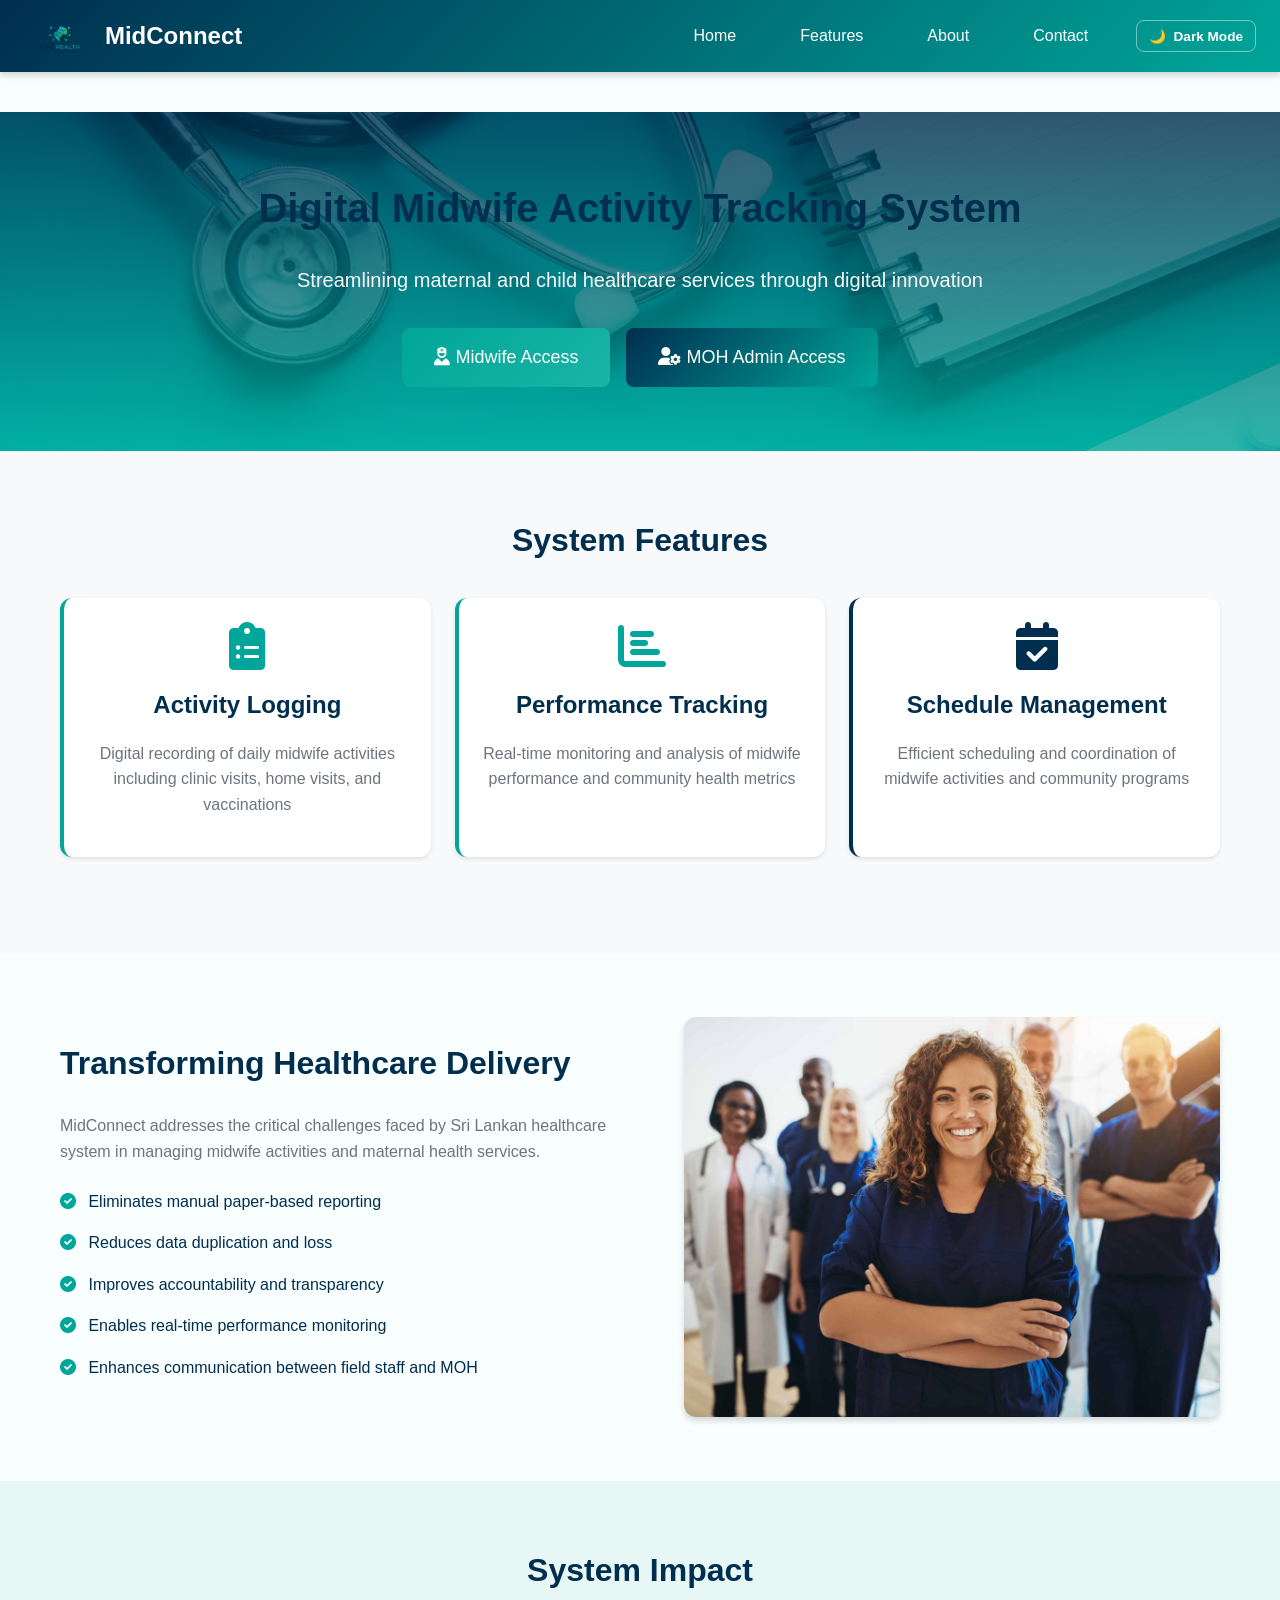
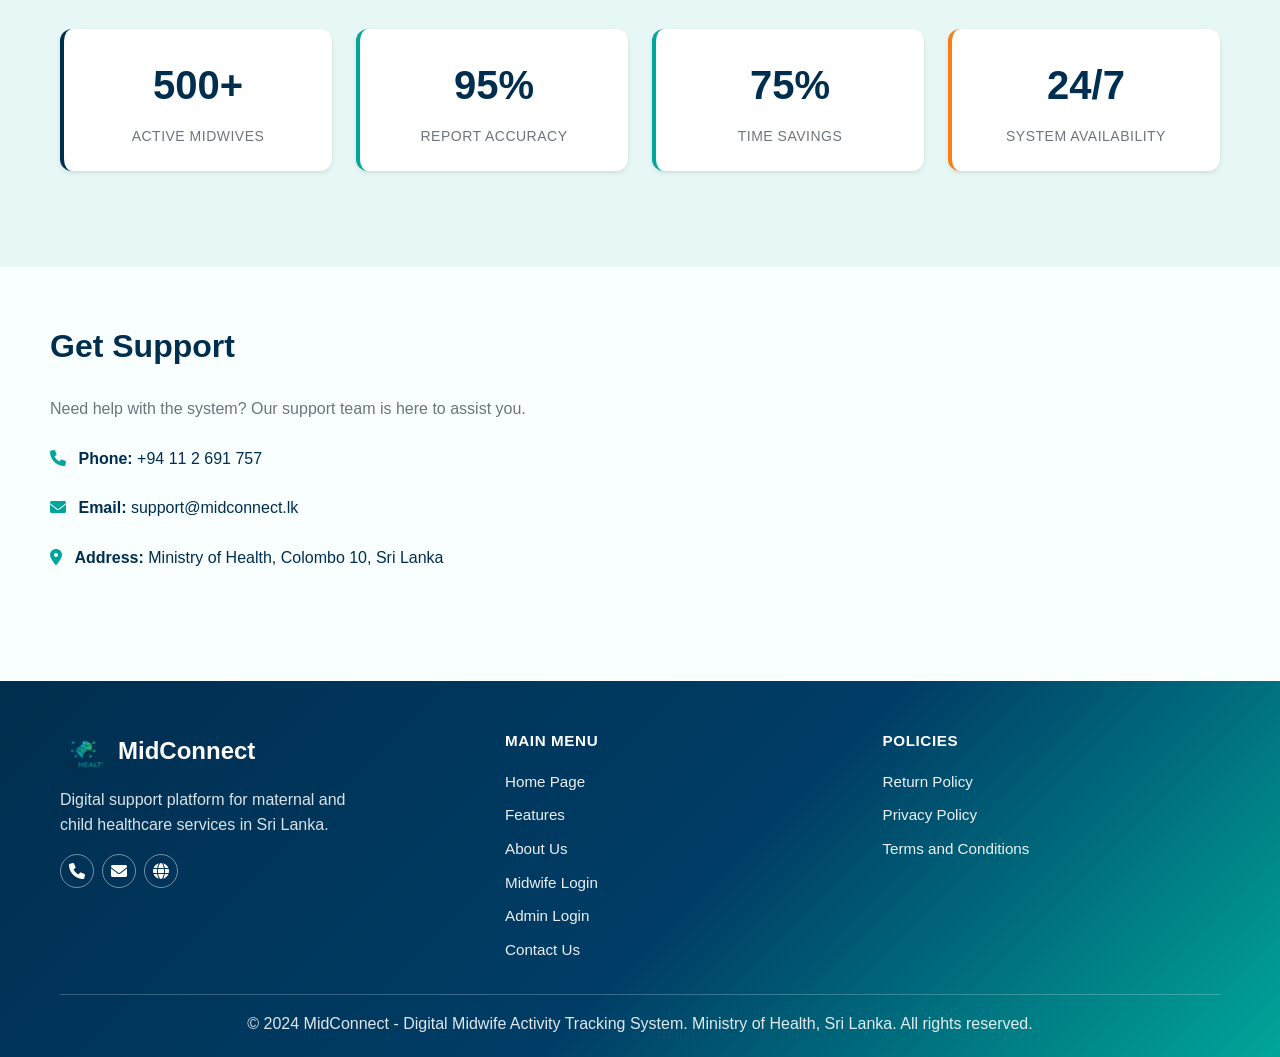
<file: index.html>
<!DOCTYPE html>
<html lang="en">
<head>
    <meta charset="UTF-8">
    <meta name="viewport" content="width=device-width, initial-scale=1.0">
    <title>MidConnect - Digital Midwife Activity Tracking System</title>
    <link rel="stylesheet" href="css/main.css">
    <link rel="stylesheet" href="https://cdnjs.cloudflare.com/ajax/libs/font-awesome/6.0.0/css/all.min.css">
</head>
<body>
    <header class="header">
        <div class="container">
            <div class="logo">
                <img src="images/logoimage.png" alt="MidConnect Logo">
                <span>MidConnect</span>
            </div>
            <nav>
                <ul class="nav-menu">
                    <li><a href="#home">Home</a></li>
                    <li><a href="#features">Features</a></li>
                    <li><a href="#about">About</a></li>
                    <li><a href="#contact">Contact</a></li>
                </ul>
            </nav>
        </div>
    </header>

    <main class="main-content">
        <!-- Hero Section -->
        <section id="home" class="hero" style="background: linear-gradient(rgba(0,46,79,0.8), rgba(0,166,153,0.8)), url('images/background%20image.jpg') center/cover; padding: 4rem 0; color: white;">
            <div class="container text-center">
                <h1 class="mb-3">Digital Midwife Activity Tracking System</h1>
                <p class="mb-4" style="font-size: 1.25rem; color: #f8f9fa;">Streamlining maternal and child healthcare services through digital innovation</p>
                <div class="d-flex justify-center" style="gap: 1rem; flex-wrap: wrap;">
                    <a href="midwife-login.html" class="btn btn-success btn-lg">
                        <i class="fas fa-user-nurse"></i> Midwife Access
                    </a>
                    <a href="admin-login.html" class="btn btn-primary btn-lg">
                        <i class="fas fa-user-cog"></i> MOH Admin Access
                    </a>
                </div>
            </div>
        </section>

        <!-- Features Section -->
        <section id="features" style="padding: 4rem 0; background-color: var(--light-gray);">
            <div class="container">
                <h2 class="text-center mb-4">System Features</h2>
                <div class="dashboard-stats">
                    <div class="stat-card success">
                        <i class="fas fa-clipboard-list" style="font-size: 3rem; color: var(--accent-teal); margin-bottom: 1rem;"></i>
                        <h4>Activity Logging</h4>
                        <p>Digital recording of daily midwife activities including clinic visits, home visits, and vaccinations</p>
                    </div>
                    <div class="stat-card info">
                        <i class="fas fa-chart-bar" style="font-size: 3rem; color: var(--accent-teal); margin-bottom: 1rem;"></i>
                        <h4>Performance Tracking</h4>
                        <p>Real-time monitoring and analysis of midwife performance and community health metrics</p>
                    </div>
                    <div class="stat-card">
                        <i class="fas fa-calendar-check" style="font-size: 3rem; color: var(--primary-blue); margin-bottom: 1rem;"></i>
                        <h4>Schedule Management</h4>
                        <p>Efficient scheduling and coordination of midwife activities and community programs</p>
                    </div>
                </div>
            </div>
        </section>

        <!-- Benefits Section -->
        <section id="about" class="about-section" style="padding: 4rem 0;">
            <div class="container">
                <div class="row align-center about-row">
                    <div class="col-6 about-text-col">
                        <h2 class="mb-3">Transforming Healthcare Delivery</h2>
                        <p class="mb-3">MidConnect addresses the critical challenges faced by Sri Lankan healthcare system in managing midwife activities and maternal health services.</p>
                        <ul style="list-style: none; padding: 0;">
                            <li class="mb-2"><i class="fas fa-check-circle" style="color: var(--accent-teal); margin-right: 0.5rem;"></i> Eliminates manual paper-based reporting</li>
                            <li class="mb-2"><i class="fas fa-check-circle" style="color: var(--accent-teal); margin-right: 0.5rem;"></i> Reduces data duplication and loss</li>
                            <li class="mb-2"><i class="fas fa-check-circle" style="color: var(--accent-teal); margin-right: 0.5rem;"></i> Improves accountability and transparency</li>
                            <li class="mb-2"><i class="fas fa-check-circle" style="color: var(--accent-teal); margin-right: 0.5rem;"></i> Enables real-time performance monitoring</li>
                            <li class="mb-2"><i class="fas fa-check-circle" style="color: var(--accent-teal); margin-right: 0.5rem;"></i> Enhances communication between field staff and MOH</li>
                        </ul>
                    </div>
                    <div class="col-6 about-image-col">
                        <img src="images/medicalprofessional.jpg" alt="Medical Professional" class="about-image">
                    </div>
                </div>
            </div>
        </section>

        <!-- Statistics Section -->
        <section style="padding: 4rem 0; background-color: var(--bg-secondary);">
            <div class="container">
                <h2 class="text-center mb-4">System Impact</h2>
                <div class="dashboard-stats">
                    <div class="stat-card">
                        <div class="stat-number">500+</div>
                        <div class="stat-label">Active Midwives</div>
                    </div>
                    <div class="stat-card success">
                        <div class="stat-number">95%</div>
                        <div class="stat-label">Report Accuracy</div>
                    </div>
                    <div class="stat-card info">
                        <div class="stat-number">75%</div>
                        <div class="stat-label">Time Savings</div>
                    </div>
                    <div class="stat-card warning">
                        <div class="stat-number">24/7</div>
                        <div class="stat-label">System Availability</div>
                    </div>
                </div>
            </div>
        </section>

        <!-- Contact Section -->
        <section id="contact" style="padding: 4rem 0;">
            <div class="container">
                <div class="row">
                    <div class="col-12">
                        <h2 class="mb-3">Get Support</h2>
                        <p class="mb-3">Need help with the system? Our support team is here to assist you.</p>
                        <div class="mb-3">
                            <i class="fas fa-phone" style="color: var(--accent-teal); margin-right: 0.5rem;"></i>
                            <strong>Phone:</strong> +94 11 2 691 757
                        </div>
                        <div class="mb-3">
                            <i class="fas fa-envelope" style="color: var(--accent-teal); margin-right: 0.5rem;"></i>
                            <strong>Email:</strong> support@midconnect.lk
                        </div>
                        <div class="mb-3">
                            <i class="fas fa-map-marker-alt" style="color: var(--accent-teal); margin-right: 0.5rem;"></i>
                            <strong>Address:</strong> Ministry of Health, Colombo 10, Sri Lanka
                        </div>
                    </div>
                </div>
            </div>
        </section>
    </main>

    <footer class="footer footer-detailed">
        <div class="container">
            <div class="footer-grid">
                <div class="footer-brand">
                    <div class="footer-logo-wrap">
                        <img src="images/logoimage.png" alt="MidConnect Logo" class="footer-logo">
                        <h4>MidConnect</h4>
                    </div>
                    <p>Digital support platform for maternal and child healthcare services in Sri Lanka.</p>
                    <div class="footer-socials">
                        <a href="tel:+94112691757" aria-label="Call MidConnect Support"><i class="fas fa-phone"></i></a>
                        <a href="mailto:support@midconnect.lk" aria-label="Email MidConnect Support"><i class="fas fa-envelope"></i></a>
                        <a href="https://www.health.gov.lk/" target="_blank" rel="noopener noreferrer" aria-label="Sri Lankan Ministry of Health"><i class="fas fa-globe"></i></a>
                    </div>
                </div>

                <div class="footer-links">
                    <h5>Main Menu</h5>
                    <ul>
                        <li><a href="#home">Home Page</a></li>
                        <li><a href="#features">Features</a></li>
                        <li><a href="#about">About Us</a></li>
                        <li><a href="midwife-login.html">Midwife Login</a></li>
                        <li><a href="admin-login.html">Admin Login</a></li>
                        <li><a href="#contact">Contact Us</a></li>
                    </ul>
                </div>

                <div class="footer-links">
                    <h5>Policies</h5>
                    <ul>
                        <li><a href="return-policy.html">Return Policy</a></li>
                        <li><a href="privacy-policy.html">Privacy Policy</a></li>
                        <li><a href="terms-and-conditions.html">Terms and Conditions</a></li>
                    </ul>
                </div>
            </div>

            <div class="footer-bottom">
                <p>&copy; 2024 MidConnect - Digital Midwife Activity Tracking System. Ministry of Health, Sri Lanka. All rights reserved.</p>
            </div>
        </div>
    </footer>

    <script src="js/page-transitions.js"></script>
    <script src="js/theme-toggle.js"></script>
    <script src="js/main.js"></script>

    <!-- Chatbot Widget 
    <div id="chatbot" class="chatbot">
        <div class="chatbot-header">
            <h4>MidConnect Support</h4>
            <button id="chatbot-close" class="chatbot-close">&times;</button>
        </div>
        <div class="chatbot-messages" id="chatbot-messages"></div>
        <div class="chatbot-input-group">
            <input type="text" id="chatbot-input" placeholder="Type your message..." class="chatbot-input">
            <button id="chatbot-send" class="chatbot-send"><i class="fas fa-paper-plane"></i></button>
        </div>-->
    </div>
    <script>
</script>
    <!--<button id="chatbot-toggle" class="chatbot-toggle">
        <i class="fas fa-comments"></i>
    </button>-->

    <style>
        .chatbot-toggle {
            position: fixed;
            bottom: 2rem;
            right: 2rem;
            width: 60px;
            height: 60px;
            border-radius: 50%;
            background: var(--accent-teal);
            color: white;
            border: none;
            font-size: 1.5rem;
            cursor: pointer;
            box-shadow: 0 4px 12px rgba(0, 166, 153, 0.4);
            z-index: 99;
            transition: all 0.3s ease;
        }

        .chatbot-toggle:hover {
            background: var(--secondary-dark-green);
            box-shadow: 0 6px 16px rgba(0, 166, 153, 0.6);
            transform: scale(1.1);
        }

        .chatbot {
            position: fixed;
            bottom: 5.5rem;
            right: 2rem;
            width: 350px;
            height: 450px;
            background: var(--white);
            border-radius: 12px;
            box-shadow: 0 8px 24px rgba(0, 0, 0, 0.15);
            display: none;
            flex-direction: column;
            z-index: 100;
            overflow: hidden;
        }

        .chatbot.active {
            display: flex;
        }

        .chatbot-header {
            background: var(--accent-teal);
            color: white;
            padding: 1rem;
            display: flex;
            justify-content: space-between;
            align-items: center;
        }

        .chatbot-header h4 {
            margin: 0;
            font-size: 1rem;
        }

        .chatbot-close {
            background: none;
            border: none;
            color: white;
            font-size: 1.5rem;
            cursor: pointer;
            padding: 0;
        }

        .chatbot-messages {
            flex: 1;
            overflow-y: auto;
            padding: 1rem;
            background: var(--bg-primary);
        }

        .chatbot-message {
            margin-bottom: 1rem;
            display: flex;
            animation: slideIn 0.3s ease;
        }

        @keyframes slideIn {
            from {
                opacity: 0;
                transform: translateY(10px);
            }
            to {
                opacity: 1;
                transform: translateY(0);
            }
        }

        .chatbot-message.user {
            justify-content: flex-end;
        }

        .chatbot-message-content {
            max-width: 80%;
            padding: 0.75rem 1rem;
            border-radius: 8px;
            word-wrap: break-word;
        }

        .chatbot-message.bot .chatbot-message-content {
            background: #e9ecef;
            color: var(--text-primary);
        }

        .chatbot-message.user .chatbot-message-content {
            background: var(--accent-teal);
            color: white;
        }

        .chatbot-input-group {
            display: flex;
            padding: 1rem;
            border-top: 1px solid #e9ecef;
            background: white;
            gap: 0.5rem;
        }

        .chatbot-input {
            flex: 1;
            border: 1px solid #e9ecef;
            border-radius: 6px;
            padding: 0.75rem;
            font-size: 0.9rem;
            font-family: inherit;
        }

        .chatbot-input:focus {
            outline: none;
            border-color: var(--accent-teal);
            box-shadow: 0 0 0 3px rgba(0, 166, 153, 0.1);
        }

        .chatbot-send {
            background: var(--accent-teal);
            color: white;
            border: none;
            border-radius: 6px;
            padding: 0.75rem 1rem;
            cursor: pointer;
            font-size: 0.9rem;
            transition: background 0.3s ease;
        }

        .chatbot-send:hover {
            background: var(--secondary-dark-green);
        }

        :root[data-theme='dark'] .chatbot {
            background: var(--bg-card);
        }

        :root[data-theme='dark'] .chatbot-input {
            background: #081326;
            color: white;
            border-color: #5fb1ff;
        }

        :root[data-theme='dark'] .chatbot-message.bot .chatbot-message-content {
            background: #333;
            color: white;
        }

        :root[data-theme='dark'] .chatbot-input-group {
            background: var(--bg-secondary);
            border-top-color: #5fb1ff;
        }

        @media (max-width: 512px) {
            .chatbot {
                width: calc(100vw - 2rem);
                height: 400px;
                right: 1rem;
                bottom: calc(4.5rem + 1rem);
            }
        }
    </style>

    <script>
        const chatbotToggle = document.getElementById('chatbot-toggle');
        const chatbot = document.getElementById('chatbot');
        const chatbotClose = document.getElementById('chatbot-close');
        const chatbotInput = document.getElementById('chatbot-input');
        const chatbotSend = document.getElementById('chatbot-send');
        const chatbotMessages = document.getElementById('chatbot-messages');

        // Toggle chatbot visibility
        chatbotToggle.addEventListener('click', () => {
            chatbot.classList.toggle('active');
            if (chatbot.classList.contains('active')) {
                chatbotInput.focus();
            }
        });

        chatbotClose.addEventListener('click', () => {
            chatbot.classList.remove('active');
        });

        // Send message
        function sendMessage() {
            const message = chatbotInput.value.trim();
            if (message === '') return;

            // Add user message
            const userMessageDiv = document.createElement('div');
            userMessageDiv.className = 'chatbot-message user';
            userMessageDiv.innerHTML = `<div class="chatbot-message-content">${message}</div>`;
            chatbotMessages.appendChild(userMessageDiv);

            // Clear input
            chatbotInput.value = '';

            // Scroll to bottom
            chatbotMessages.scrollTop = chatbotMessages.scrollHeight;

            // Simulate bot response
            setTimeout(() => {
                const botMessageDiv = document.createElement('div');
                botMessageDiv.className = 'chatbot-message bot';
                const responses = [
                    'Thank you for your message. How can I assist you today?',
                    'I appreciate your inquiry. Please provide more details.',
                    'That\'s a great question! Can you tell me more?',
                    'I\'m here to help. What would you like to know about MidConnect?'
                ];
                const randomResponse = responses[Math.floor(Math.random() * responses.length)];
                botMessageDiv.innerHTML = `<div class="chatbot-message-content">${randomResponse}</div>`;
                chatbotMessages.appendChild(botMessageDiv);
                chatbotMessages.scrollTop = chatbotMessages.scrollHeight;
            }, 500);
        }

        chatbotSend.addEventListener('click', sendMessage);
        chatbotInput.addEventListener('keypress', (e) => {
            if (e.key === 'Enter') sendMessage();
        });
    </script>
</file>
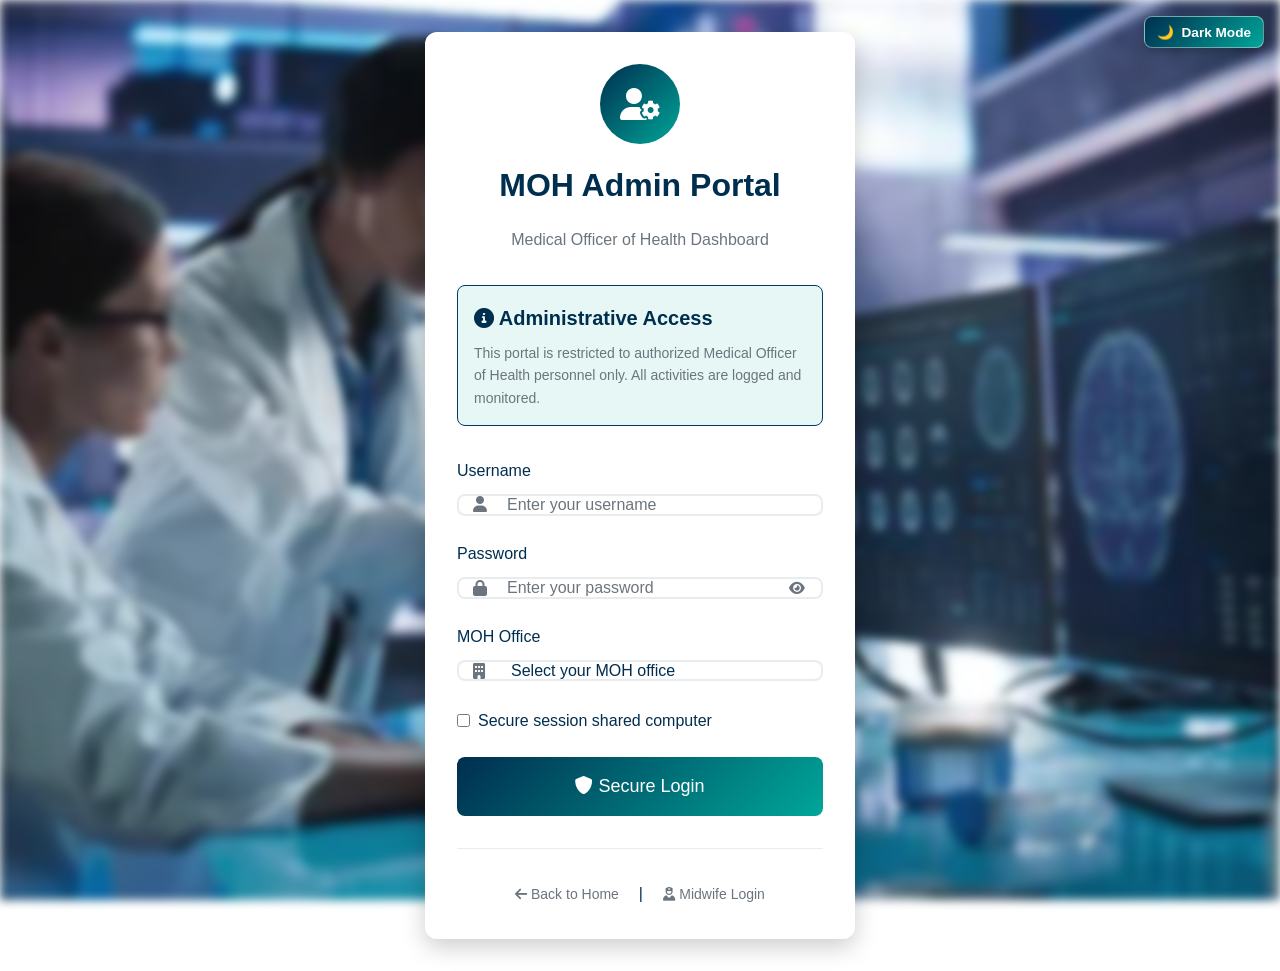
<file: admin-login.html>
<!DOCTYPE html>
<html lang="en">
<head>
    <meta charset="UTF-8">
    <meta name="viewport" content="width=device-width, initial-scale=1.0">
    <title>MOH Admin Login - MidConnect</title>
    <link rel="stylesheet" href="css/main.css">
    <link rel="stylesheet" href="https://cdnjs.cloudflare.com/ajax/libs/font-awesome/6.0.0/css/all.min.css">
    <style>
        body {
            position: relative;
            background: transparent;
        }

        body::before {
            content: '';
            position: fixed;
            top: 0;
            left: 0;
            width: 100%;
            height: 100%;
            background-image: url('images/pic2.jpg');
            background-size: cover;
            background-position: center;
            background-attachment: fixed;
            background-repeat: no-repeat;
            filter: blur(5px) brightness(1);
            z-index: -1;
            transition: filter 0.3s ease;
        }

        :root[data-theme='dark'] body::before {
            filter: blur(5px) brightness(0.5);
        }

        .login-container {
            background: transparent;
            position: relative;
            z-index: 1;
        }
        
        .login-logo {
            background: linear-gradient(135deg, var(--primary-blue), var(--accent-teal));
        }
        
        .login-logo i {
            color: var(--white);
        }

        .input-group .form-select {
            padding-left: 3.25rem;
        }

        .admin-notice {
            background-color: var(--bg-secondary);
            border: 1px solid var(--primary-light-blue);
            border-radius: var(--radius-md);
            padding: 1rem;
            margin-bottom: 2rem;
            text-align: left;
        }

        .admin-notice h5 {
            color: var(--primary-blue);
            margin-bottom: 0.5rem;
        }

        .admin-notice p {
            font-size: 0.875rem;
            color: var(--text-secondary);
            margin-bottom: 0;
        }

        .auth-page .input-group .form-control,
        .auth-page .input-group .form-select,
        .auth-page .input-group .form-control:focus,
        .auth-page .input-group .form-control:active,
        .auth-page .input-group .form-control:hover {
            background: #ffffff;
            color: var(--text-primary);
            border: 2px solid #e9ecef;
        }

        :root[data-theme='dark'] .auth-page .input-group .form-control,
        :root[data-theme='dark'] .auth-page .input-group .form-select,
        :root[data-theme='dark'] .auth-page .input-group .form-control:focus,
        :root[data-theme='dark'] .auth-page .input-group .form-control:active,
        :root[data-theme='dark'] .auth-page .input-group .form-control:hover {
            background: #081326;
            color: #ffffff;
            border: 2px solid #5fb1ff;
            caret-color: #ffffff;
        }

        :root[data-theme='dark'] .auth-page .input-group .form-control::placeholder {
            color: #d6eaff;
            opacity: 1;
        }

        :root[data-theme='dark'] .auth-page .input-group .form-select::placeholder {
            color: #d6eaff;
            opacity: 1;
        }

        :root[data-theme='dark'] .auth-page .input-group .input-icon,
        :root[data-theme='dark'] .auth-page .input-group .password-toggle {
            color: #d6eaff;
        }

        :root[data-theme='dark'] .auth-page .input-group .password-toggle:hover,
        :root[data-theme='dark'] .auth-page .input-group .password-toggle:focus {
            color: #ffffff;
        }

        :root[data-theme='dark'] .auth-page .input-group .form-control:-webkit-autofill,
        :root[data-theme='dark'] .auth-page .input-group .form-control:-webkit-autofill:hover,
        :root[data-theme='dark'] .auth-page .input-group .form-control:-webkit-autofill:focus,
        :root[data-theme='dark'] .auth-page .input-group .form-control:-webkit-autofill:active {
            -webkit-text-fill-color: #ffffff;
            -webkit-box-shadow: 0 0 0 1000px #081326 inset;
            box-shadow: 0 0 0 1000px #081326 inset;
            caret-color: #ffffff;
            border: 2px solid #5fb1ff;
            transition: background-color 9999s ease-out 0s;
        }

        :root[data-theme='dark'] .auth-page .input-group .form-control:valid,
        :root[data-theme='dark'] .auth-page .input-group .form-control:not(:placeholder-shown) {
            background: #081326;
            color: #ffffff;
        }

        .auth-page .input-group .form-control::placeholder {
            color: var(--text-secondary);
        }

        .auth-page .input-group .input-icon,
        .auth-page .input-group .password-toggle {
            color: var(--gray);
        }

        .auth-page .input-group .password-toggle:hover,
        .auth-page .input-group .password-toggle:focus {
            color: var(--primary-blue);
        }
    </style>
</head>
<body class="auth-page">
   
    <div class="login-container">
        <div class="login-card">
            <div class="login-header">
                <div class="login-logo">
                    <i class="fas fa-user-cog"></i>
                </div>

                <h2 class="mb-2" style="color: var(--primary-blue);">
                    MOH Admin Portal
                </h2>

                <p style="color: var(--gray); margin-bottom: 0;">
                    Medical Officer of Health Dashboard
                </p>
            </div>

            <div class="admin-notice">
                <h5>
                    <i class="fas fa-info-circle"></i> Administrative Access
                </h5>
                <p>
                    This portal is restricted to authorized Medical Officer of Health personnel only.
                    All activities are logged and monitored.
                </p>
            </div>

            <form id="adminLoginForm">
                <div class="form-group">
                    <label for="admin_username" class="form-label">Username</label>

                    <div class="input-group">
                        <i class="fas fa-user input-icon"></i>

                        <input
                            type="text"
                            class="form-control"
                            id="admin_username"
                            name="username"
                            placeholder="Enter your username"
                            required
                        >
                    </div>

                    <div class="error-message" id="username_error"></div>
                </div>

                <div class="form-group">
                    <label for="admin_password" class="form-label">Password</label>

                    <div class="input-group">
                        <i class="fas fa-lock input-icon"></i>

                        <input
                            type="password"
                            class="form-control"
                            id="admin_password"
                            name="password"
                            placeholder="Enter your password"
                            required
                        >

                        <button
                            type="button"
                            class="password-toggle"
                            onclick="togglePassword('admin_password')"
                        >
                            <i class="fas fa-eye"></i>
                        </button>
                    </div>

                    <div class="error-message" id="password_error"></div>
                </div>

                <div class="form-group">
                    <label for="moh_office" class="form-label">MOH Office</label>

                    <div class="input-group">
                        <i class="fas fa-building input-icon"></i>

                        <select
                            class="form-control form-select"
                            id="moh_office"
                            name="moh_office"
                            required
                        >
                            <option value="">Loading MOH offices...</option>
                        </select>
                    </div>

                    <div class="error-message" id="moh_office_error"></div>
                </div>

                <div class="form-group">
                    <div class="form-check">
                        <input
                            type="checkbox"
                            class="form-check-input"
                            id="secure_session"
                            name="secure_session"
                            value="1"
                        >

                        <label for="secure_session" class="form-check-label">
                            Secure session shared computer
                        </label>
                    </div>
                </div>

                <div class="form-group">
                    <button type="submit" class="btn btn-primary w-100 btn-lg">
                        <i class="fas fa-shield-alt"></i> Secure Login
                    </button>
                </div>

                <div class="alert alert-danger" id="login-error" style="display: none;"></div>
            </form>

            <div class="back-home">
                <a href="index.html">
                    <i class="fas fa-arrow-left"></i> Back to Home
                </a>

                <span style="margin: 0 1rem;">|</span>

                <a href="midwife-login.html">
                    <i class="fas fa-user-nurse"></i> Midwife Login
                </a>
            </div>
        </div>
    </div>

    <!-- Forgot Password Modal -->
    <div class="modal" id="forgotPasswordModal">
        <div class="modal-content">
            <div class="modal-header">
                <h4>Admin Password Reset</h4>

                <button type="button" class="modal-close" onclick="closeForgotPasswordModal()">
                    <i class="fas fa-times"></i>
                </button>
            </div>

            <div class="alert alert-info">
                <i class="fas fa-exclamation-circle"></i>
                <strong>Security Notice:</strong>
                Admin password reset requests require approval from the system administrator.
            </div>

            <form id="forgotPasswordForm">
                <div class="form-group">
                    <label for="reset_username" class="form-label">Username</label>

                    <input
                        type="text"
                        class="form-control"
                        id="reset_username"
                        name="username"
                        placeholder="Enter your username"
                        required
                    >
                </div>

                <div class="form-group">
                    <label for="reset_email" class="form-label">Official Email</label>

                    <input
                        type="email"
                        class="form-control"
                        id="reset_email"
                        name="email"
                        placeholder="Enter your official email address"
                        required
                    >
                </div>

                <div class="form-group">
                    <label for="reset_moh_office" class="form-label">MOH Office</label>

                    <select
                        class="form-control form-select"
                        id="reset_moh_office"
                        name="moh_office"
                        required
                    >
                        <option value="">Loading MOH offices...</option>
                    </select>
                </div>

                <div class="form-group">
                    <button type="submit" class="btn btn-warning w-100">
                        <i class="fas fa-paper-plane"></i> Submit Reset Request
                    </button>
                </div>
            </form>
        </div>
    </div>

    <script src="js/page-transitions.js"></script>
    <script src="js/theme-toggle.js"></script>
    <script src="js/admin/admin-login.js"></script>

    
</body>
</html>
</file>
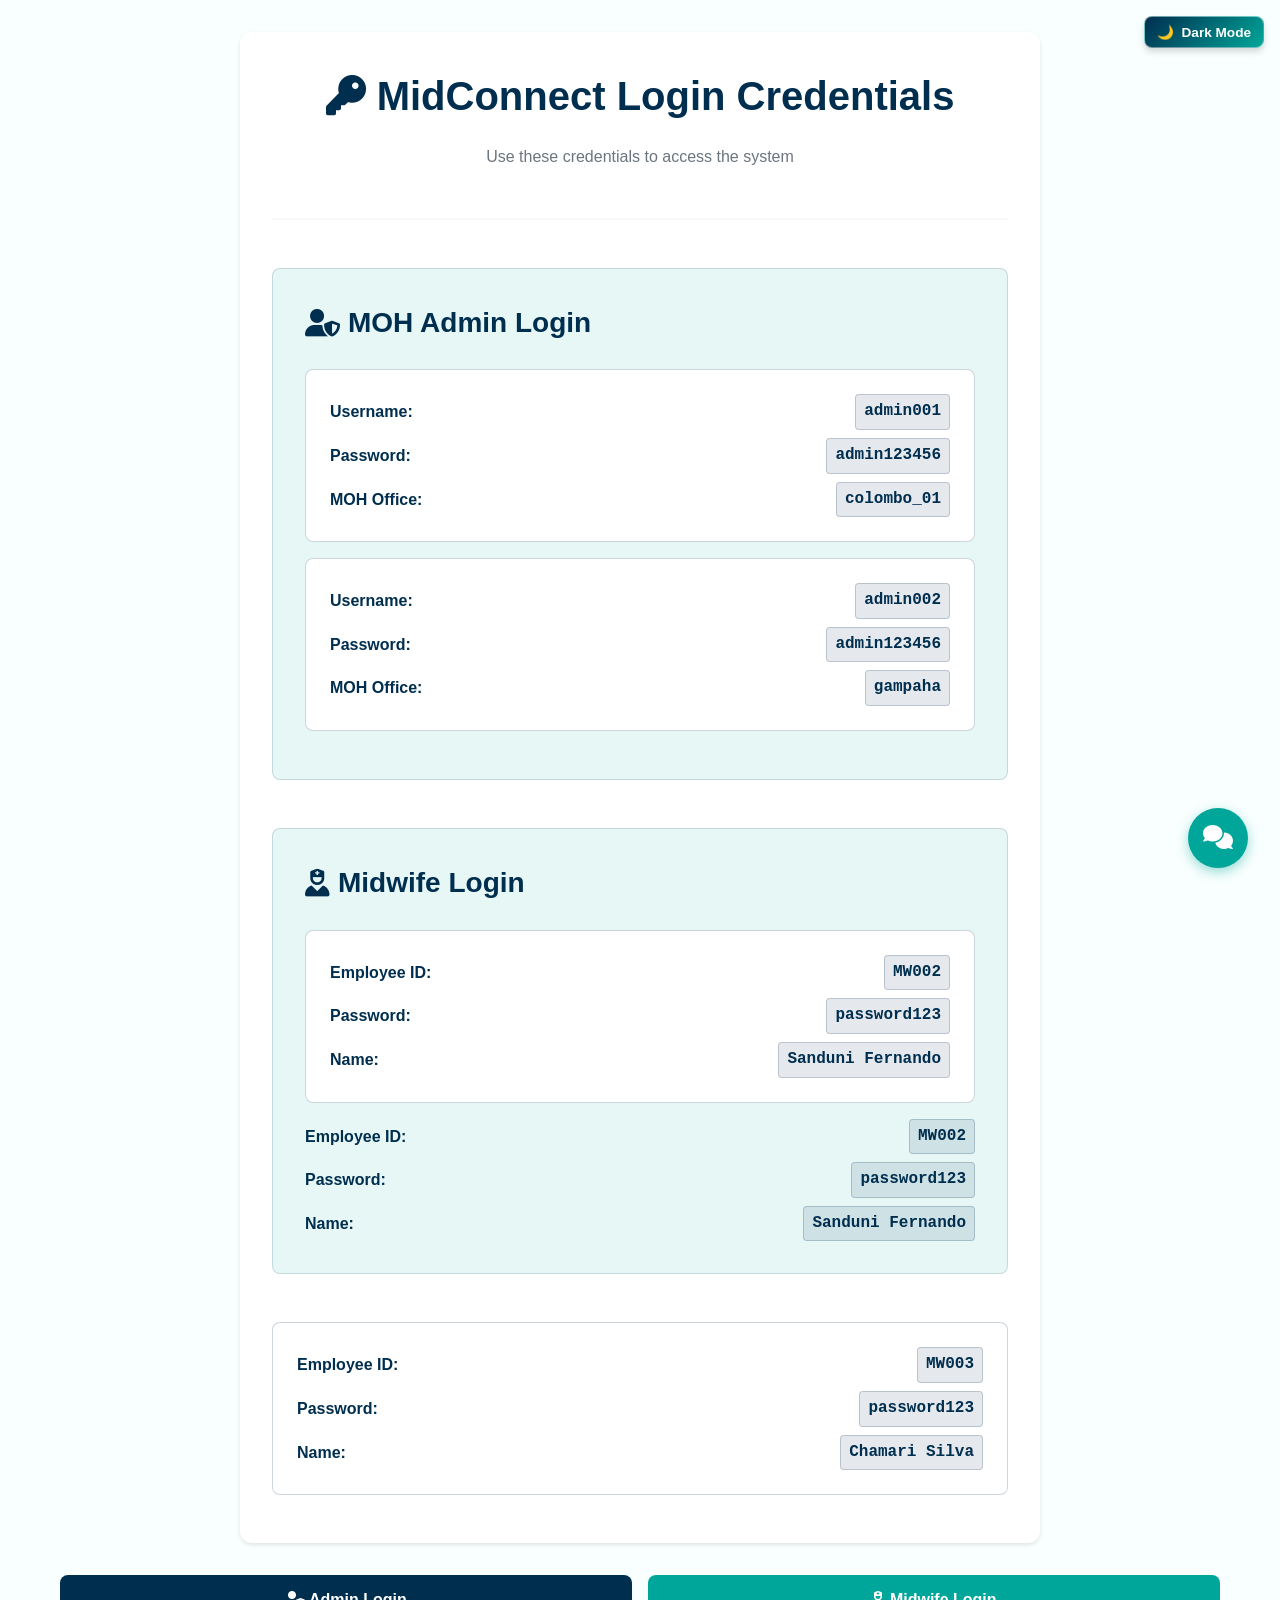
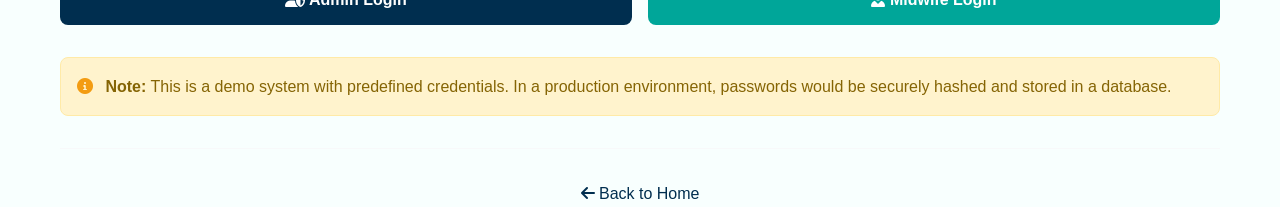
<file: login-credentials.html>
<!DOCTYPE html>
<html lang="en">
<head>
    <meta charset="UTF-8">
    <meta name="viewport" content="width=device-width, initial-scale=1.0">
    <title>Login Credentials - MidConnect</title>
    <link rel="stylesheet" href="css/main.css">
    <link rel="stylesheet" href="https://cdnjs.cloudflare.com/ajax/libs/font-awesome/6.0.0/css/all.min.css">
    <style>
        .credentials-container {
            max-width: 800px;
            margin: 2rem auto;
            padding: 2rem;
            background: var(--white);
            border-radius: var(--radius-lg);
            box-shadow: var(--shadow-light);
        }
        
        .credentials-header {
            text-align: center;
            margin-bottom: 3rem;
            padding-bottom: 2rem;
            border-bottom: 2px solid var(--light-gray);
        }
        
        .credentials-section {
            margin-bottom: 3rem;
            padding: 2rem;
            border-radius: var(--radius-md);
            background: var(--bg-secondary);
            border: 1px solid rgba(0, 46, 79, 0.15);
        }
        
        .credentials-section h3 {
            color: var(--primary-blue);
            margin-bottom: 1.5rem;
            display: flex;
            align-items: center;
            gap: 0.5rem;
        }
        
        .credential-card {
            background: var(--bg-card);
            border: 1px solid rgba(0, 46, 79, 0.2);
            border-radius: var(--radius-md);
            padding: 1.5rem;
            margin-bottom: 1rem;
            transition: var(--transition-medium);
        }
        
        .credential-card:hover {
            border-color: var(--primary-blue);
            box-shadow: var(--shadow-light);
        }
        
        .credential-field {
            display: flex;
            justify-content: space-between;
            align-items: center;
            margin-bottom: 0.5rem;
        }
        
        .credential-field:last-child {
            margin-bottom: 0;
        }
        
        .field-label {
            font-weight: 600;
            color: var(--text-primary);
        }
        
        .field-value {
            font-family: 'Courier New', monospace;
            background: rgba(0, 46, 79, 0.1);
            border: 1px solid rgba(0, 46, 79, 0.2);
            padding: 0.25rem 0.5rem;
            border-radius: var(--radius-sm);
            color: var(--text-primary);
            font-weight: 600;
        }

        :root[data-theme='dark'] .credentials-section {
            border-color: rgba(109, 179, 255, 0.28);
        }

        :root[data-theme='dark'] .credential-card {
            border-color: rgba(109, 179, 255, 0.34);
        }

        :root[data-theme='dark'] .field-value {
            background: rgba(109, 179, 255, 0.14);
            border-color: rgba(109, 179, 255, 0.4);
            color: #f8fafc;
        }
        
        .login-buttons {
            display: flex;
            gap: 1rem;
            margin-top: 2rem;
        }
        
        .btn-login {
            flex: 1;
            padding: 0.75rem 1.5rem;
            border: none;
            border-radius: var(--radius-md);
            color: white;
            font-weight: 600;
            text-decoration: none;
            text-align: center;
            transition: var(--transition-medium);
        }
        
        .btn-admin {
            background: var(--primary-blue);
        }
        
        .btn-admin:hover {
            background: var(--primary-dark-blue);
            transform: translateY(-2px);
        }
        
        .btn-midwife {
            background: var(--secondary-green);
        }
        
        .btn-midwife:hover {
            background: var(--secondary-dark-green);
            transform: translateY(-2px);
        }
        
        .note {
            background: #fff3cd;
            border: 1px solid #ffeaa7;
            border-radius: var(--radius-md);
            padding: 1rem;
            margin-top: 2rem;
            color: #856404;
        }
        
        .note i {
            margin-right: 0.5rem;
            color: #f39c12;
        }
    </style>
</head>
<body>
    <div class="container">
        <div class="credentials-container">
            <div class="credentials-header">
                <h1><i class="fas fa-key"></i> MidConnect Login Credentials</h1>
                <p>Use these credentials to access the system</p>
            </div>
            
            <div class="credentials-section">
                <h3><i class="fas fa-user-shield"></i> MOH Admin Login</h3>
                <div class="credential-card">
                    <div class="credential-field">
                        <span class="field-label">Username:</span>
                        <span class="field-value">admin001</span>
                    </div>
                    <div class="credential-field">
                        <span class="field-label">Password:</span>
                        <span class="field-value">admin123456</span>
                    </div>
                    <div class="credential-field">
                        <span class="field-label">MOH Office:</span>
                        <span class="field-value">colombo_01</span>
                    </div>
                </div>
                
                <div class="credential-card">
                    <div class="credential-field">
                        <span class="field-label">Username:</span>
                        <span class="field-value">admin002</span>
                    </div>
                    <div class="credential-field">
                        <span class="field-label">Password:</span>
                        <span class="field-value">admin123456</span>
                    </div>
                    <div class="credential-field">
                        <span class="field-label">MOH Office:</span>
                        <span class="field-value">gampaha</span>
                    </div>
                </div>
            </div>
            
            <div class="credentials-section">
                <h3><i class="fas fa-user-nurse"></i> Midwife Login</h3>
                <div class="credential-card">
                    <div class="credential-field">
                        <span class="field-label">Employee ID:</span>
                        <span class="field-value">MW002</span>
                    </div>
                    <div class="credential-field">
                        <span class="field-label">Password:</span>
                        <span class="field-value">password123</span>
                    </div>
                    <div class="credential-field">
                        <span class="field-label">Name:</span>
                        <span class="field-value">Sanduni Fernando</span>
                    </div>
                </div>
                    <div class="credential-field">
                        <span class="field-label">Employee ID:</span>
                        <span class="field-value">MW002</span>
                    </div>
                    <div class="credential-field">
                        <span class="field-label">Password:</span>
                        <span class="field-value">password123</span>
                    </div>
                    <div class="credential-field">
                        <span class="field-label">Name:</span>
                        <span class="field-value">Sanduni Fernando</span>
                    </div>
                </div>
                
                <div class="credential-card">
                    <div class="credential-field">
                        <span class="field-label">Employee ID:</span>
                        <span class="field-value">MW003</span>
                    </div>
                    <div class="credential-field">
                        <span class="field-label">Password:</span>
                        <span class="field-value">password123</span>
                    </div>
                    <div class="credential-field">
                        <span class="field-label">Name:</span>
                        <span class="field-value">Chamari Silva</span>
                    </div>
                </div>
            </div>
            
            <div class="login-buttons">
                <a href="admin-login.html" class="btn-login btn-admin">
                    <i class="fas fa-user-shield"></i> Admin Login
                </a>
                <a href="midwife-login.html" class="btn-login btn-midwife">
                    <i class="fas fa-user-nurse"></i> Midwife Login
                </a>
            </div>
            
            <div class="note">
                <i class="fas fa-info-circle"></i>
                <strong>Note:</strong> This is a demo system with predefined credentials. 
                In a production environment, passwords would be securely hashed and stored in a database.
            </div>
            
            <div style="text-align: center; margin-top: 2rem; padding-top: 2rem; border-top: 1px solid var(--light-gray);">
                <a href="index.html" style="color: var(--primary-blue); text-decoration: none;">
                    <i class="fas fa-arrow-left"></i> Back to Home
                </a>
            </div>
        </div>
    </div>
    <script src="js/page-transitions.js"></script>
    <script src="js/theme-toggle.js"></script>
    <!-- Chatbot Widget -->
    <div id="chatbot" class="chatbot">
        <div class="chatbot-header">
            <h4>MidConnect Support</h4>
            <button id="chatbot-close" class="chatbot-close">&times;</button>
        </div>
        <div class="chatbot-messages" id="chatbot-messages"></div>
        <div class="chatbot-input-group">
            <input type="text" id="chatbot-input" placeholder="Type your message..." class="chatbot-input">
            <button id="chatbot-send" class="chatbot-send"><i class="fas fa-paper-plane"></i></button>
        </div>
    </div>
    <button id="chatbot-toggle" class="chatbot-toggle">
        <i class="fas fa-comments"></i>
    </button>

    <style>
        .chatbot-toggle {
            position: fixed;
            bottom: 2rem;
            right: 2rem;
            width: 60px;
            height: 60px;
            border-radius: 50%;
            background: var(--accent-teal);
            color: white;
            border: none;
            font-size: 1.5rem;
            cursor: pointer;
            box-shadow: 0 4px 12px rgba(0, 166, 153, 0.4);
            z-index: 99;
            transition: all 0.3s ease;
        }

        .chatbot-toggle:hover {
            background: var(--secondary-dark-green);
            box-shadow: 0 6px 16px rgba(0, 166, 153, 0.6);
            transform: scale(1.1);
        }

        .chatbot {
            position: fixed;
            bottom: 5.5rem;
            right: 2rem;
            width: 350px;
            height: 450px;
            background: var(--white);
            border-radius: 12px;
            box-shadow: 0 8px 24px rgba(0, 0, 0, 0.15);
            display: none;
            flex-direction: column;
            z-index: 100;
            overflow: hidden;
        }

        .chatbot.active {
            display: flex;
        }

        .chatbot-header {
            background: var(--accent-teal);
            color: white;
            padding: 1rem;
            display: flex;
            justify-content: space-between;
            align-items: center;
        }

        .chatbot-header h4 {
            margin: 0;
            font-size: 1rem;
        }

        .chatbot-close {
            background: none;
            border: none;
            color: white;
            font-size: 1.5rem;
            cursor: pointer;
            padding: 0;
        }

        .chatbot-messages {
            flex: 1;
            overflow-y: auto;
            padding: 1rem;
            background: var(--bg-primary);
        }

        .chatbot-message {
            margin-bottom: 1rem;
            display: flex;
            animation: slideIn 0.3s ease;
        }

        @keyframes slideIn {
            from {
                opacity: 0;
                transform: translateY(10px);
            }
            to {
                opacity: 1;
                transform: translateY(0);
            }
        }

        .chatbot-message.user {
            justify-content: flex-end;
        }

        .chatbot-message-content {
            max-width: 80%;
            padding: 0.75rem 1rem;
            border-radius: 8px;
            word-wrap: break-word;
        }

        .chatbot-message.bot .chatbot-message-content {
            background: #e9ecef;
            color: var(--text-primary);
        }

        .chatbot-message.user .chatbot-message-content {
            background: var(--accent-teal);
            color: white;
        }

        .chatbot-input-group {
            display: flex;
            padding: 1rem;
            border-top: 1px solid #e9ecef;
            background: white;
            gap: 0.5rem;
        }

        .chatbot-input {
            flex: 1;
            border: 1px solid #e9ecef;
            border-radius: 6px;
            padding: 0.75rem;
            font-size: 0.9rem;
            font-family: inherit;
        }

        .chatbot-input:focus {
            outline: none;
            border-color: var(--accent-teal);
            box-shadow: 0 0 0 3px rgba(0, 166, 153, 0.1);
        }

        .chatbot-send {
            background: var(--accent-teal);
            color: white;
            border: none;
            border-radius: 6px;
            padding: 0.75rem 1rem;
            cursor: pointer;
            font-size: 0.9rem;
            transition: background 0.3s ease;
        }

        .chatbot-send:hover {
            background: var(--secondary-dark-green);
        }

        :root[data-theme='dark'] .chatbot {
            background: var(--bg-card);
        }

        :root[data-theme='dark'] .chatbot-input {
            background: #081326;
            color: white;
            border-color: #5fb1ff;
        }

        :root[data-theme='dark'] .chatbot-message.bot .chatbot-message-content {
            background: #333;
            color: white;
        }

        :root[data-theme='dark'] .chatbot-input-group {
            background: var(--bg-secondary);
            border-top-color: #5fb1ff;
        }

        @media (max-width: 512px) {
            .chatbot {
                width: calc(100vw - 2rem);
                height: 400px;
                right: 1rem;
                bottom: calc(4.5rem + 1rem);
            }
        }
    </style>

    <script>
        const chatbotToggle = document.getElementById('chatbot-toggle');
        const chatbot = document.getElementById('chatbot');
        const chatbotClose = document.getElementById('chatbot-close');
        const chatbotInput = document.getElementById('chatbot-input');
        const chatbotSend = document.getElementById('chatbot-send');
        const chatbotMessages = document.getElementById('chatbot-messages');

        // Toggle chatbot visibility
        chatbotToggle.addEventListener('click', () => {
            chatbot.classList.toggle('active');
            if (chatbot.classList.contains('active')) {
                chatbotInput.focus();
            }
        });

        chatbotClose.addEventListener('click', () => {
            chatbot.classList.remove('active');
        });

        // Send message
        function sendMessage() {
            const message = chatbotInput.value.trim();
            if (message === '') return;

            // Add user message
            const userMessageDiv = document.createElement('div');
            userMessageDiv.className = 'chatbot-message user';
            userMessageDiv.innerHTML = `<div class="chatbot-message-content">${message}</div>`;
            chatbotMessages.appendChild(userMessageDiv);

            // Clear input
            chatbotInput.value = '';

            // Scroll to bottom
            chatbotMessages.scrollTop = chatbotMessages.scrollHeight;

            // Simulate bot response
            setTimeout(() => {
                const botMessageDiv = document.createElement('div');
                botMessageDiv.className = 'chatbot-message bot';
                const responses = [
                    'Thank you for your message. How can I assist you today?',
                    'I appreciate your inquiry. Please provide more details.',
                    'That\'s a great question! Can you tell me more?',
                    'I\'m here to help. What would you like to know about MidConnect?'
                ];
                const randomResponse = responses[Math.floor(Math.random() * responses.length)];
                botMessageDiv.innerHTML = `<div class="chatbot-message-content">${randomResponse}</div>`;
                chatbotMessages.appendChild(botMessageDiv);
                chatbotMessages.scrollTop = chatbotMessages.scrollHeight;
            }, 500);
        }

        chatbotSend.addEventListener('click', sendMessage);
        chatbotInput.addEventListener('keypress', (e) => {
            if (e.key === 'Enter') sendMessage();
        });
    </script>
</body>
</html>
</file>
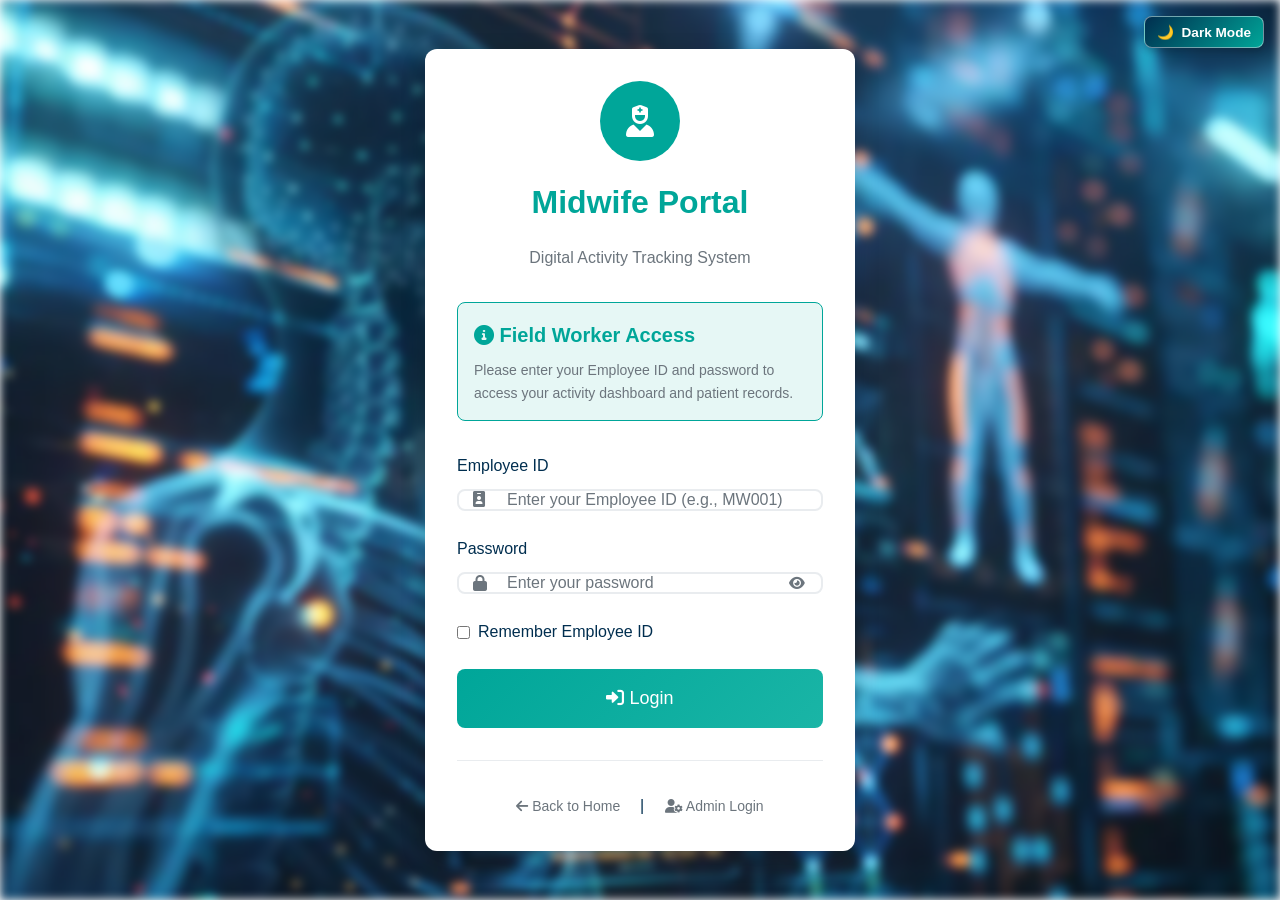
<file: midwife-login.html>
<!DOCTYPE html>
<html lang="en">
<head>
    <meta charset="UTF-8">
    <meta name="viewport" content="width=device-width, initial-scale=1.0">
    <title>Midwife Login - MidConnect</title>
    <link rel="stylesheet" href="css/main.css">
    <link rel="stylesheet" href="https://cdnjs.cloudflare.com/ajax/libs/font-awesome/6.0.0/css/all.min.css">
    <link rel="stylesheet" href="css/midwife-login.css">

</head>
<body class="auth-page">
    <div class="login-container">
        <div class="login-card">
            <div class="login-header">
                <div class="login-logo">
                    <i class="fas fa-user-nurse"></i>
                </div>
                <h2 class="mb-2" style="color: var(--accent-teal);">Midwife Portal</h2>
                <p style="color: var(--gray); margin-bottom: 0;">Digital Activity Tracking System</p>
            </div>

            <div class="midwife-notice">
                <h5><i class="fas fa-info-circle"></i> Field Worker Access</h5>
                <p>Please enter your Employee ID and password to access your activity dashboard and patient records.</p>
            </div>

            <form id="midwifeLoginForm">
                <div class="form-group">
                    <label for="employee_id" class="form-label">Employee ID</label>
                    <div class="input-group">
                        <i class="fas fa-id-badge input-icon"></i>
                        <input type="text" class="form-control" id="employee_id" name="employee_id" 
                               placeholder="Enter your Employee ID (e.g., MW001)" required>
                    </div>
                    <div class="error-message" id="employee_id_error"></div>
                </div>

                <div class="form-group">
                    <label for="password" class="form-label">Password</label>
                    <div class="input-group">
                        <i class="fas fa-lock input-icon"></i>
                        <input type="password" class="form-control" id="password" name="password" 
                               placeholder="Enter your password" required>
                        <button type="button" class="password-toggle" id="passwordToggleBtn" aria-label="Show password">
                            <i class="fas fa-eye" id="passwordToggleIcon"></i>
                        </button>
                    </div>
                    <div class="forgot-password">
                        <a href="#" id="forgot-password-link"></a>
                    </div>
                    <div class="error-message" id="password_error"></div>
                </div>

                <div class="form-group">
                    <div class="form-check">
                        <input type="checkbox" class="form-check-input" id="remember_me" name="remember_me">
                        <label for="remember_me" class="form-check-label">Remember Employee ID</label>
                    </div>
                </div>

                <div class="form-group">
                    <button type="submit" class="btn btn-success w-100 btn-lg">
                        <i class="fas fa-sign-in-alt"></i> Login
                    </button>
                </div>

                <div class="alert alert-danger" id="login-error" style="display: none;"></div>
            </form>

            <div class="back-home">
                <a href="index.html">
                    <i class="fas fa-arrow-left"></i> Back to Home
                </a>
                <span style="margin: 0 1rem;">|</span>
                <a href="admin-login.html">
                    <i class="fas fa-user-cog"></i> Admin Login
                </a>
            </div>
        </div>
    </div>

    <!-- Forgot Password Modal -->
    <div class="modal" id="forgotPasswordModal">
        <div class="modal-content">
            <div class="modal-header">
                <h4>Midwife Password Reset</h4>
                <button type="button" class="modal-close" onclick="closeForgotPasswordModal()">
                    <i class="fas fa-times"></i>
                </button>
            </div>
            <div class="alert alert-info">
                <i class="fas fa-exclamation-circle"></i>
                <strong>Notice:</strong> Password reset requests will be sent to your supervising MOH office for approval.
            </div>
            <form id="forgotPasswordForm">
                <div class="form-group">
                    <label for="reset_employee_id" class="form-label">Employee ID</label>
                    <input type="text" class="form-control" id="reset_employee_id" name="employee_id" 
                           placeholder="Enter your Employee ID" required>
                </div>
                <div class="form-group">
                    <label for="reset_email" class="form-label">Official Email</label>
                    <input type="email" class="form-control" id="reset_email" name="email" 
                           placeholder="Enter your official email address" required>
                </div>
                <div class="form-group">
                    <button type="submit" class="btn btn-warning w-100">
                        <i class="fas fa-paper-plane"></i> Submit Reset Request
                    </button>
                </div>
            </form>
        </div>
    </div>

    <script src="js/page-transitions.js"></script>
    <script src="js/auth.js"></script>
    <script src="js/theme-toggle.js"></script>
    <script src="js/midwife/midwife-login.js"></script>
    <script>
function togglePassword(inputId) {
    const passwordInput = document.getElementById(inputId);

    if (!passwordInput) {
        console.error('Password input not found:', inputId);
        return;
    }

    const toggleButton = passwordInput.parentElement.querySelector('.password-toggle');
    const icon = toggleButton ? toggleButton.querySelector('i') : null;

    if (passwordInput.type === 'password') {
        passwordInput.type = 'text';

        if (icon) {
            icon.classList.remove('fa-eye');
            icon.classList.add('fa-eye-slash');
        }
    } else {
        passwordInput.type = 'password';

        if (icon) {
            icon.classList.remove('fa-eye-slash');
            icon.classList.add('fa-eye');
        }
    }
}
</script>
</body>
</html>
</file>
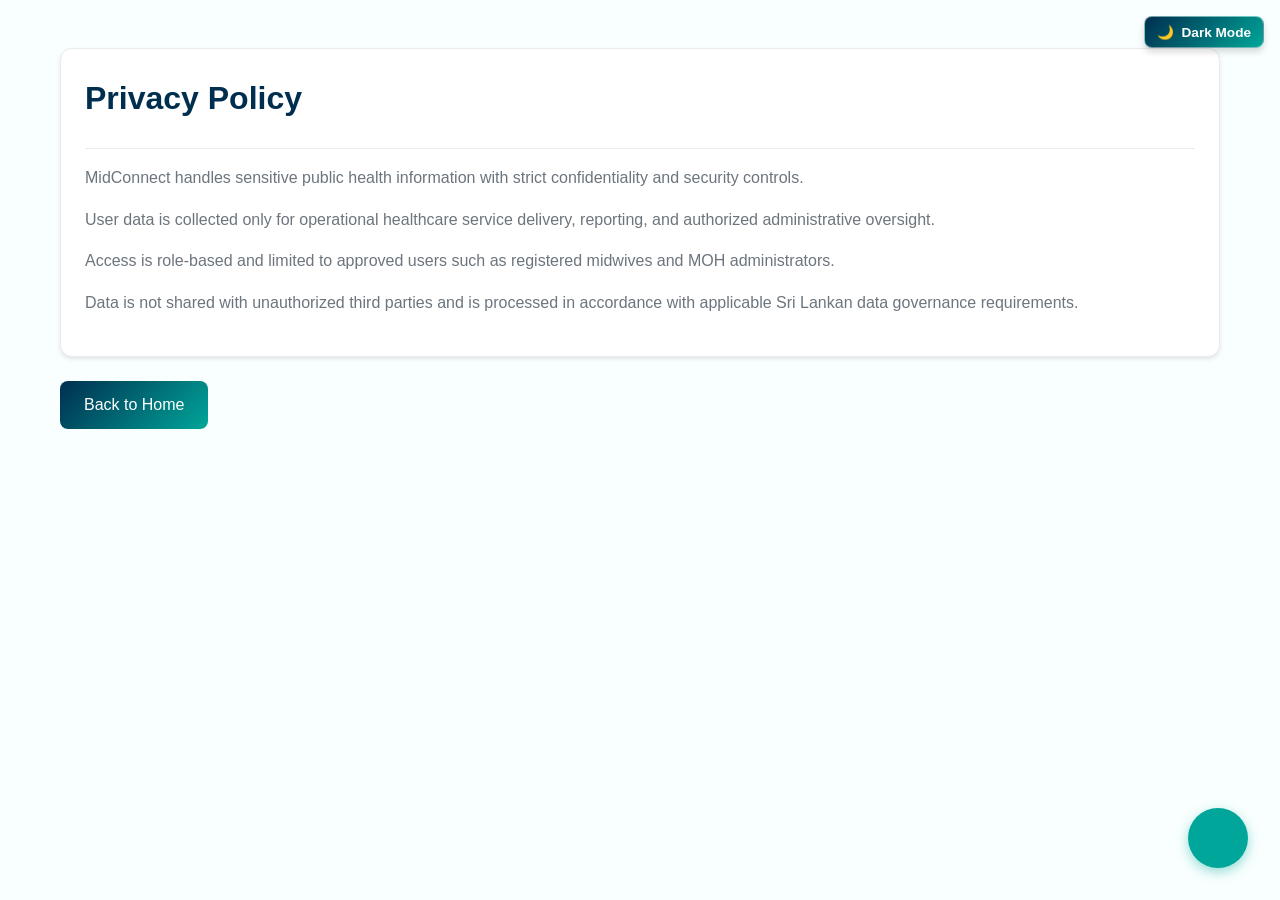
<file: privacy-policy.html>
<!DOCTYPE html>
<html lang="en">
<head>
    <meta charset="UTF-8">
    <meta name="viewport" content="width=device-width, initial-scale=1.0">
    <title>Privacy Policy - MidConnect</title>
    <link rel="stylesheet" href="css/main.css">
</head>
<body>
    <main class="main-content" style="margin-top: 0; padding: 3rem 0;">
        <div class="container">
            <div class="card">
                <div class="card-header">
                    <h2 class="card-title">Privacy Policy</h2>
                </div>
                <div class="card-body">
                    <p>MidConnect handles sensitive public health information with strict confidentiality and security controls.</p>
                    <p>User data is collected only for operational healthcare service delivery, reporting, and authorized administrative oversight.</p>
                    <p>Access is role-based and limited to approved users such as registered midwives and MOH administrators.</p>
                    <p>Data is not shared with unauthorized third parties and is processed in accordance with applicable Sri Lankan data governance requirements.</p>
                </div>
            </div>
            <a href="index.html" class="btn btn-primary">Back to Home</a>
        </div>
    </main>
    <script src="js/theme-toggle.js"></script>

    <!-- Chatbot Widget -->
    <div id="chatbot" class="chatbot">
        <div class="chatbot-header">
            <h4>MidConnect Support</h4>
            <button id="chatbot-close" class="chatbot-close">&times;</button>
        </div>
        <div class="chatbot-messages" id="chatbot-messages"></div>
        <div class="chatbot-input-group">
            <input type="text" id="chatbot-input" placeholder="Type your message..." class="chatbot-input">
            <button id="chatbot-send" class="chatbot-send"><i class="fas fa-paper-plane"></i></button>
        </div>
    </div>
    <button id="chatbot-toggle" class="chatbot-toggle">
        <i class="fas fa-comments"></i>
    </button>

    <style>
        .chatbot-toggle {
            position: fixed;
            bottom: 2rem;
            right: 2rem;
            width: 60px;
            height: 60px;
            border-radius: 50%;
            background: var(--accent-teal);
            color: white;
            border: none;
            font-size: 1.5rem;
            cursor: pointer;
            box-shadow: 0 4px 12px rgba(0, 166, 153, 0.4);
            z-index: 99;
            transition: all 0.3s ease;
        }

        .chatbot-toggle:hover {
            background: var(--secondary-dark-green);
            box-shadow: 0 6px 16px rgba(0, 166, 153, 0.6);
            transform: scale(1.1);
        }

        .chatbot {
            position: fixed;
            bottom: 5.5rem;
            right: 2rem;
            width: 350px;
            height: 450px;
            background: var(--white);
            border-radius: 12px;
            box-shadow: 0 8px 24px rgba(0, 0, 0, 0.15);
            display: none;
            flex-direction: column;
            z-index: 100;
            overflow: hidden;
        }

        .chatbot.active {
            display: flex;
        }

        .chatbot-header {
            background: var(--accent-teal);
            color: white;
            padding: 1rem;
            display: flex;
            justify-content: space-between;
            align-items: center;
        }

        .chatbot-header h4 {
            margin: 0;
            font-size: 1rem;
        }

        .chatbot-close {
            background: none;
            border: none;
            color: white;
            font-size: 1.5rem;
            cursor: pointer;
            padding: 0;
        }

        .chatbot-messages {
            flex: 1;
            overflow-y: auto;
            padding: 1rem;
            background: var(--bg-primary);
        }

        .chatbot-message {
            margin-bottom: 1rem;
            display: flex;
            animation: slideIn 0.3s ease;
        }

        @keyframes slideIn {
            from {
                opacity: 0;
                transform: translateY(10px);
            }
            to {
                opacity: 1;
                transform: translateY(0);
            }
        }

        .chatbot-message.user {
            justify-content: flex-end;
        }

        .chatbot-message-content {
            max-width: 80%;
            padding: 0.75rem 1rem;
            border-radius: 8px;
            word-wrap: break-word;
        }

        .chatbot-message.bot .chatbot-message-content {
            background: #e9ecef;
            color: var(--text-primary);
        }

        .chatbot-message.user .chatbot-message-content {
            background: var(--accent-teal);
            color: white;
        }

        .chatbot-input-group {
            display: flex;
            padding: 1rem;
            border-top: 1px solid #e9ecef;
            background: white;
            gap: 0.5rem;
        }

        .chatbot-input {
            flex: 1;
            border: 1px solid #e9ecef;
            border-radius: 6px;
            padding: 0.75rem;
            font-size: 0.9rem;
            font-family: inherit;
        }

        .chatbot-input:focus {
            outline: none;
            border-color: var(--accent-teal);
            box-shadow: 0 0 0 3px rgba(0, 166, 153, 0.1);
        }

        .chatbot-send {
            background: var(--accent-teal);
            color: white;
            border: none;
            border-radius: 6px;
            padding: 0.75rem 1rem;
            cursor: pointer;
            font-size: 0.9rem;
            transition: background 0.3s ease;
        }

        .chatbot-send:hover {
            background: var(--secondary-dark-green);
        }

        :root[data-theme='dark'] .chatbot {
            background: var(--bg-card);
        }

        :root[data-theme='dark'] .chatbot-input {
            background: #081326;
            color: white;
            border-color: #5fb1ff;
        }

        :root[data-theme='dark'] .chatbot-message.bot .chatbot-message-content {
            background: #333;
            color: white;
        }

        :root[data-theme='dark'] .chatbot-input-group {
            background: var(--bg-secondary);
            border-top-color: #5fb1ff;
        }

        @media (max-width: 512px) {
            .chatbot {
                width: calc(100vw - 2rem);
                height: 400px;
                right: 1rem;
                bottom: calc(4.5rem + 1rem);
            }
        }
    </style>

    <script>
        const chatbotToggle = document.getElementById('chatbot-toggle');
        const chatbot = document.getElementById('chatbot');
        const chatbotClose = document.getElementById('chatbot-close');
        const chatbotInput = document.getElementById('chatbot-input');
        const chatbotSend = document.getElementById('chatbot-send');
        const chatbotMessages = document.getElementById('chatbot-messages');

        chatbotToggle.addEventListener('click', () => {
            chatbot.classList.toggle('active');
            if (chatbot.classList.contains('active')) {
                chatbotInput.focus();
            }
        });

        chatbotClose.addEventListener('click', () => {
            chatbot.classList.remove('active');
        });

        function sendMessage() {
            const message = chatbotInput.value.trim();
            if (message === '') return;

            const userMessageDiv = document.createElement('div');
            userMessageDiv.className = 'chatbot-message user';
            userMessageDiv.innerHTML = `<div class="chatbot-message-content">${message}</div>`;
            chatbotMessages.appendChild(userMessageDiv);

            chatbotInput.value = '';
            chatbotMessages.scrollTop = chatbotMessages.scrollHeight;

            setTimeout(() => {
                const botMessageDiv = document.createElement('div');
                botMessageDiv.className = 'chatbot-message bot';
                const responses = [
                    'Thank you for your message. How can I assist you today?',
                    'I appreciate your inquiry. Please provide more details.',
                    'That\'s a great question! Can you tell me more?',
                    'I\'m here to help. What would you like to know about MidConnect?'
                ];
                const randomResponse = responses[Math.floor(Math.random() * responses.length)];
                botMessageDiv.innerHTML = `<div class="chatbot-message-content">${randomResponse}</div>`;
                chatbotMessages.appendChild(botMessageDiv);
                chatbotMessages.scrollTop = chatbotMessages.scrollHeight;
            }, 500);
        }

        chatbotSend.addEventListener('click', sendMessage);
        chatbotInput.addEventListener('keypress', (e) => {
            if (e.key === 'Enter') sendMessage();
        });
    </script>
</body>
</html>
</file>
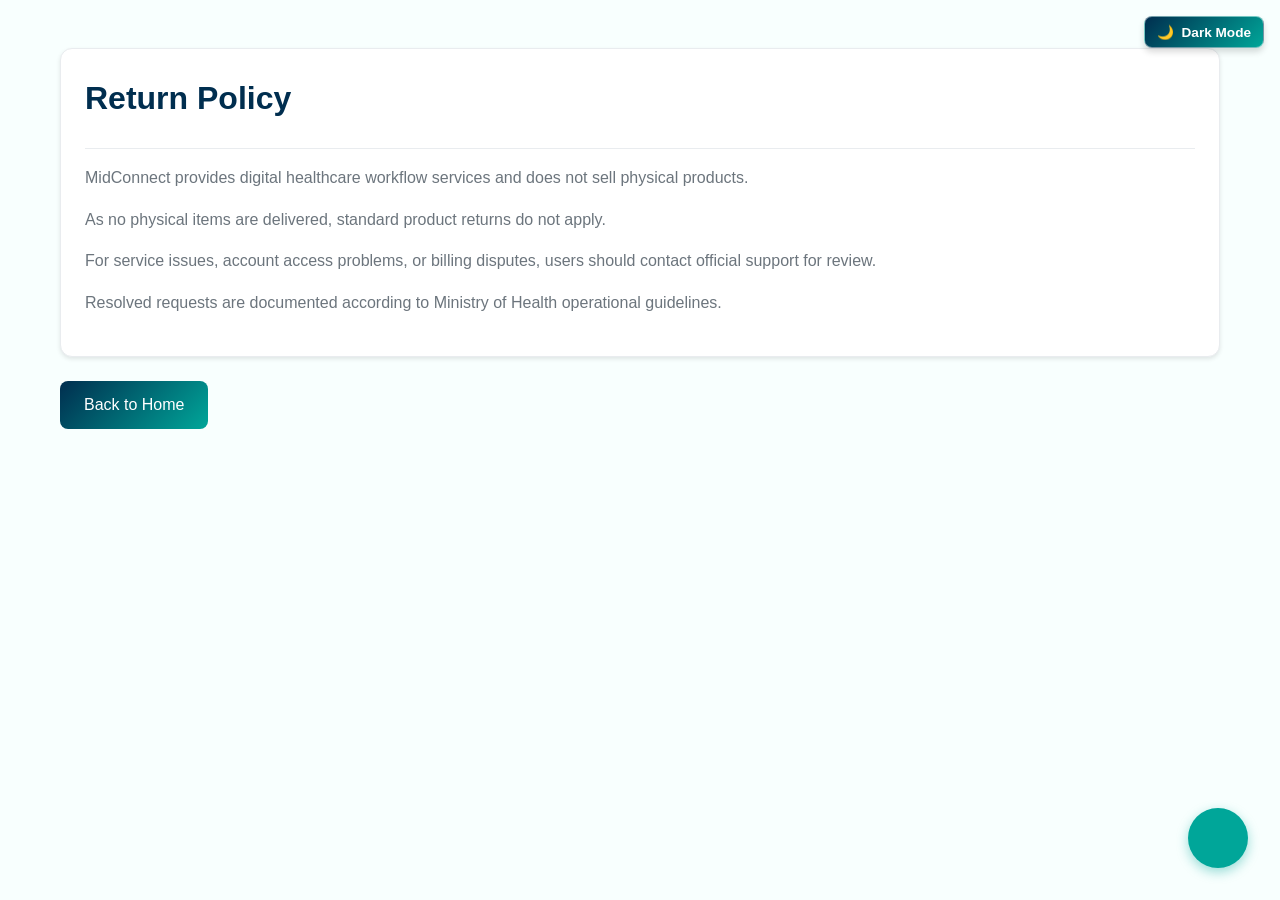
<file: return-policy.html>
<!DOCTYPE html>
<html lang="en">
<head>
    <meta charset="UTF-8">
    <meta name="viewport" content="width=device-width, initial-scale=1.0">
    <title>Return Policy - MidConnect</title>
    <link rel="stylesheet" href="css/main.css">
</head>
<body>
    <main class="main-content" style="margin-top: 0; padding: 3rem 0;">
        <div class="container">
            <div class="card">
                <div class="card-header">
                    <h2 class="card-title">Return Policy</h2>
                </div>
                <div class="card-body">
                    <p>MidConnect provides digital healthcare workflow services and does not sell physical products.</p>
                    <p>As no physical items are delivered, standard product returns do not apply.</p>
                    <p>For service issues, account access problems, or billing disputes, users should contact official support for review.</p>
                    <p>Resolved requests are documented according to Ministry of Health operational guidelines.</p>
                </div>
            </div>
            <a href="index.html" class="btn btn-primary">Back to Home</a>
        </div>
    </main>
    <script src="js/theme-toggle.js"></script>

    <!-- Chatbot Widget -->
    <div id="chatbot" class="chatbot">
        <div class="chatbot-header">
            <h4>MidConnect Support</h4>
            <button id="chatbot-close" class="chatbot-close">&times;</button>
        </div>
        <div class="chatbot-messages" id="chatbot-messages"></div>
        <div class="chatbot-input-group">
            <input type="text" id="chatbot-input" placeholder="Type your message..." class="chatbot-input">
            <button id="chatbot-send" class="chatbot-send"><i class="fas fa-paper-plane"></i></button>
        </div>
    </div>
    <button id="chatbot-toggle" class="chatbot-toggle">
        <i class="fas fa-comments"></i>
    </button>

    <style>
        .chatbot-toggle {
            position: fixed;
            bottom: 2rem;
            right: 2rem;
            width: 60px;
            height: 60px;
            border-radius: 50%;
            background: var(--accent-teal);
            color: white;
            border: none;
            font-size: 1.5rem;
            cursor: pointer;
            box-shadow: 0 4px 12px rgba(0, 166, 153, 0.4);
            z-index: 99;
            transition: all 0.3s ease;
        }

        .chatbot-toggle:hover {
            background: var(--secondary-dark-green);
            box-shadow: 0 6px 16px rgba(0, 166, 153, 0.6);
            transform: scale(1.1);
        }

        .chatbot {
            position: fixed;
            bottom: 5.5rem;
            right: 2rem;
            width: 350px;
            height: 450px;
            background: var(--white);
            border-radius: 12px;
            box-shadow: 0 8px 24px rgba(0, 0, 0, 0.15);
            display: none;
            flex-direction: column;
            z-index: 100;
            overflow: hidden;
        }

        .chatbot.active {
            display: flex;
        }

        .chatbot-header {
            background: var(--accent-teal);
            color: white;
            padding: 1rem;
            display: flex;
            justify-content: space-between;
            align-items: center;
        }

        .chatbot-header h4 {
            margin: 0;
            font-size: 1rem;
        }

        .chatbot-close {
            background: none;
            border: none;
            color: white;
            font-size: 1.5rem;
            cursor: pointer;
            padding: 0;
        }

        .chatbot-messages {
            flex: 1;
            overflow-y: auto;
            padding: 1rem;
            background: var(--bg-primary);
        }

        .chatbot-message {
            margin-bottom: 1rem;
            display: flex;
            animation: slideIn 0.3s ease;
        }

        @keyframes slideIn {
            from {
                opacity: 0;
                transform: translateY(10px);
            }
            to {
                opacity: 1;
                transform: translateY(0);
            }
        }

        .chatbot-message.user {
            justify-content: flex-end;
        }

        .chatbot-message-content {
            max-width: 80%;
            padding: 0.75rem 1rem;
            border-radius: 8px;
            word-wrap: break-word;
        }

        .chatbot-message.bot .chatbot-message-content {
            background: #e9ecef;
            color: var(--text-primary);
        }

        .chatbot-message.user .chatbot-message-content {
            background: var(--accent-teal);
            color: white;
        }

        .chatbot-input-group {
            display: flex;
            padding: 1rem;
            border-top: 1px solid #e9ecef;
            background: white;
            gap: 0.5rem;
        }

        .chatbot-input {
            flex: 1;
            border: 1px solid #e9ecef;
            border-radius: 6px;
            padding: 0.75rem;
            font-size: 0.9rem;
            font-family: inherit;
        }

        .chatbot-input:focus {
            outline: none;
            border-color: var(--accent-teal);
            box-shadow: 0 0 0 3px rgba(0, 166, 153, 0.1);
        }

        .chatbot-send {
            background: var(--accent-teal);
            color: white;
            border: none;
            border-radius: 6px;
            padding: 0.75rem 1rem;
            cursor: pointer;
            font-size: 0.9rem;
            transition: background 0.3s ease;
        }

        .chatbot-send:hover {
            background: var(--secondary-dark-green);
        }

        :root[data-theme='dark'] .chatbot {
            background: var(--bg-card);
        }

        :root[data-theme='dark'] .chatbot-input {
            background: #081326;
            color: white;
            border-color: #5fb1ff;
        }

        :root[data-theme='dark'] .chatbot-message.bot .chatbot-message-content {
            background: #333;
            color: white;
        }

        :root[data-theme='dark'] .chatbot-input-group {
            background: var(--bg-secondary);
            border-top-color: #5fb1ff;
        }

        @media (max-width: 512px) {
            .chatbot {
                width: calc(100vw - 2rem);
                height: 400px;
                right: 1rem;
                bottom: calc(4.5rem + 1rem);
            }
        }
    </style>

    <script>
        const chatbotToggle = document.getElementById('chatbot-toggle');
        const chatbot = document.getElementById('chatbot');
        const chatbotClose = document.getElementById('chatbot-close');
        const chatbotInput = document.getElementById('chatbot-input');
        const chatbotSend = document.getElementById('chatbot-send');
        const chatbotMessages = document.getElementById('chatbot-messages');

        chatbotToggle.addEventListener('click', () => {
            chatbot.classList.toggle('active');
            if (chatbot.classList.contains('active')) {
                chatbotInput.focus();
            }
        });

        chatbotClose.addEventListener('click', () => {
            chatbot.classList.remove('active');
        });

        function sendMessage() {
            const message = chatbotInput.value.trim();
            if (message === '') return;

            const userMessageDiv = document.createElement('div');
            userMessageDiv.className = 'chatbot-message user';
            userMessageDiv.innerHTML = `<div class="chatbot-message-content">${message}</div>`;
            chatbotMessages.appendChild(userMessageDiv);

            chatbotInput.value = '';
            chatbotMessages.scrollTop = chatbotMessages.scrollHeight;

            setTimeout(() => {
                const botMessageDiv = document.createElement('div');
                botMessageDiv.className = 'chatbot-message bot';
                const responses = [
                    'Thank you for your message. How can I assist you today?',
                    'I appreciate your inquiry. Please provide more details.',
                    'That\'s a great question! Can you tell me more?',
                    'I\'m here to help. What would you like to know about MidConnect?'
                ];
                const randomResponse = responses[Math.floor(Math.random() * responses.length)];
                botMessageDiv.innerHTML = `<div class="chatbot-message-content">${randomResponse}</div>`;
                chatbotMessages.appendChild(botMessageDiv);
                chatbotMessages.scrollTop = chatbotMessages.scrollHeight;
            }, 500);
        }

        chatbotSend.addEventListener('click', sendMessage);
        chatbotInput.addEventListener('keypress', (e) => {
            if (e.key === 'Enter') sendMessage();
        });
    </script>
</body>
</html>
</file>
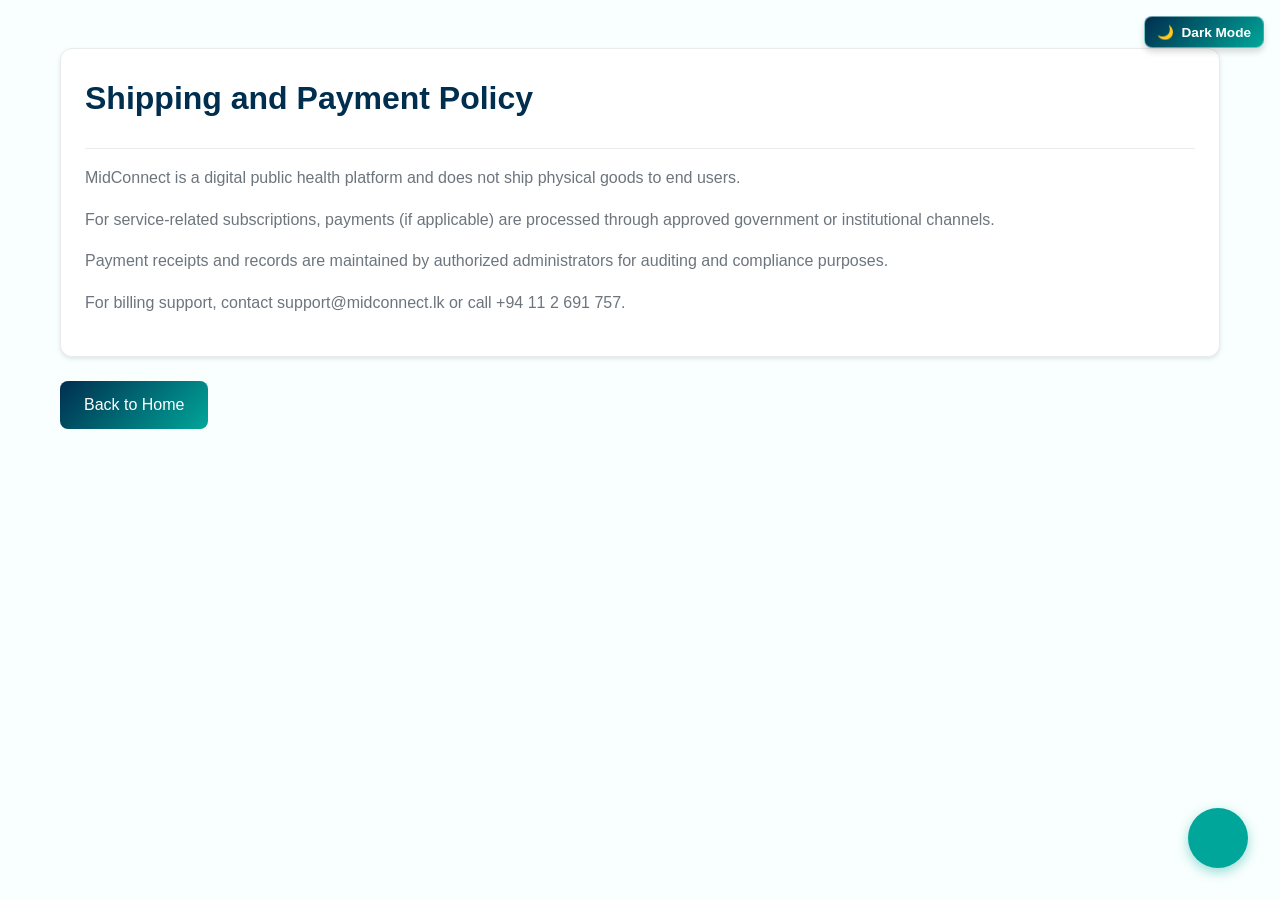
<file: shipping-payment-policy.html>
<!DOCTYPE html>
<html lang="en">
<head>
    <meta charset="UTF-8">
    <meta name="viewport" content="width=device-width, initial-scale=1.0">
    <title>Shipping and Payment Policy - MidConnect</title>
    <link rel="stylesheet" href="css/main.css">
</head>
<body>
    <main class="main-content" style="margin-top: 0; padding: 3rem 0;">
        <div class="container">
            <div class="card">
                <div class="card-header">
                    <h2 class="card-title">Shipping and Payment Policy</h2>
                </div>
                <div class="card-body">
                    <p>MidConnect is a digital public health platform and does not ship physical goods to end users.</p>
                    <p>For service-related subscriptions, payments (if applicable) are processed through approved government or institutional channels.</p>
                    <p>Payment receipts and records are maintained by authorized administrators for auditing and compliance purposes.</p>
                    <p>For billing support, contact support@midconnect.lk or call +94 11 2 691 757.</p>
                </div>
            </div>
            <a href="index.html" class="btn btn-primary">Back to Home</a>
        </div>
    </main>
    <script src="js/theme-toggle.js"></script>

    <!-- Chatbot Widget -->
    <div id="chatbot" class="chatbot">
        <div class="chatbot-header">
            <h4>MidConnect Support</h4>
            <button id="chatbot-close" class="chatbot-close">&times;</button>
        </div>
        <div class="chatbot-messages" id="chatbot-messages"></div>
        <div class="chatbot-input-group">
            <input type="text" id="chatbot-input" placeholder="Type your message..." class="chatbot-input">
            <button id="chatbot-send" class="chatbot-send"><i class="fas fa-paper-plane"></i></button>
        </div>
    </div>
    <button id="chatbot-toggle" class="chatbot-toggle">
        <i class="fas fa-comments"></i>
    </button>

    <style>
        .chatbot-toggle {
            position: fixed;
            bottom: 2rem;
            right: 2rem;
            width: 60px;
            height: 60px;
            border-radius: 50%;
            background: var(--accent-teal);
            color: white;
            border: none;
            font-size: 1.5rem;
            cursor: pointer;
            box-shadow: 0 4px 12px rgba(0, 166, 153, 0.4);
            z-index: 99;
            transition: all 0.3s ease;
        }

        .chatbot-toggle:hover {
            background: var(--secondary-dark-green);
            box-shadow: 0 6px 16px rgba(0, 166, 153, 0.6);
            transform: scale(1.1);
        }

        .chatbot {
            position: fixed;
            bottom: 5.5rem;
            right: 2rem;
            width: 350px;
            height: 450px;
            background: var(--white);
            border-radius: 12px;
            box-shadow: 0 8px 24px rgba(0, 0, 0, 0.15);
            display: none;
            flex-direction: column;
            z-index: 100;
            overflow: hidden;
        }

        .chatbot.active {
            display: flex;
        }

        .chatbot-header {
            background: var(--accent-teal);
            color: white;
            padding: 1rem;
            display: flex;
            justify-content: space-between;
            align-items: center;
        }

        .chatbot-header h4 {
            margin: 0;
            font-size: 1rem;
        }

        .chatbot-close {
            background: none;
            border: none;
            color: white;
            font-size: 1.5rem;
            cursor: pointer;
            padding: 0;
        }

        .chatbot-messages {
            flex: 1;
            overflow-y: auto;
            padding: 1rem;
            background: var(--bg-primary);
        }

        .chatbot-message {
            margin-bottom: 1rem;
            display: flex;
            animation: slideIn 0.3s ease;
        }

        @keyframes slideIn {
            from {
                opacity: 0;
                transform: translateY(10px);
            }
            to {
                opacity: 1;
                transform: translateY(0);
            }
        }

        .chatbot-message.user {
            justify-content: flex-end;
        }

        .chatbot-message-content {
            max-width: 80%;
            padding: 0.75rem 1rem;
            border-radius: 8px;
            word-wrap: break-word;
        }

        .chatbot-message.bot .chatbot-message-content {
            background: #e9ecef;
            color: var(--text-primary);
        }

        .chatbot-message.user .chatbot-message-content {
            background: var(--accent-teal);
            color: white;
        }

        .chatbot-input-group {
            display: flex;
            padding: 1rem;
            border-top: 1px solid #e9ecef;
            background: white;
            gap: 0.5rem;
        }

        .chatbot-input {
            flex: 1;
            border: 1px solid #e9ecef;
            border-radius: 6px;
            padding: 0.75rem;
            font-size: 0.9rem;
            font-family: inherit;
        }

        .chatbot-input:focus {
            outline: none;
            border-color: var(--accent-teal);
            box-shadow: 0 0 0 3px rgba(0, 166, 153, 0.1);
        }

        .chatbot-send {
            background: var(--accent-teal);
            color: white;
            border: none;
            border-radius: 6px;
            padding: 0.75rem 1rem;
            cursor: pointer;
            font-size: 0.9rem;
            transition: background 0.3s ease;
        }

        .chatbot-send:hover {
            background: var(--secondary-dark-green);
        }

        :root[data-theme='dark'] .chatbot {
            background: var(--bg-card);
        }

        :root[data-theme='dark'] .chatbot-input {
            background: #081326;
            color: white;
            border-color: #5fb1ff;
        }

        :root[data-theme='dark'] .chatbot-message.bot .chatbot-message-content {
            background: #333;
            color: white;
        }

        :root[data-theme='dark'] .chatbot-input-group {
            background: var(--bg-secondary);
            border-top-color: #5fb1ff;
        }

        @media (max-width: 512px) {
            .chatbot {
                width: calc(100vw - 2rem);
                height: 400px;
                right: 1rem;
                bottom: calc(4.5rem + 1rem);
            }
        }
    </style>

    <script>
        const chatbotToggle = document.getElementById('chatbot-toggle');
        const chatbot = document.getElementById('chatbot');
        const chatbotClose = document.getElementById('chatbot-close');
        const chatbotInput = document.getElementById('chatbot-input');
        const chatbotSend = document.getElementById('chatbot-send');
        const chatbotMessages = document.getElementById('chatbot-messages');

        chatbotToggle.addEventListener('click', () => {
            chatbot.classList.toggle('active');
            if (chatbot.classList.contains('active')) {
                chatbotInput.focus();
            }
        });

        chatbotClose.addEventListener('click', () => {
            chatbot.classList.remove('active');
        });

        function sendMessage() {
            const message = chatbotInput.value.trim();
            if (message === '') return;

            const userMessageDiv = document.createElement('div');
            userMessageDiv.className = 'chatbot-message user';
            userMessageDiv.innerHTML = `<div class="chatbot-message-content">${message}</div>`;
            chatbotMessages.appendChild(userMessageDiv);

            chatbotInput.value = '';
            chatbotMessages.scrollTop = chatbotMessages.scrollHeight;

            setTimeout(() => {
                const botMessageDiv = document.createElement('div');
                botMessageDiv.className = 'chatbot-message bot';
                const responses = [
                    'Thank you for your message. How can I assist you today?',
                    'I appreciate your inquiry. Please provide more details.',
                    'That\'s a great question! Can you tell me more?',
                    'I\'m here to help. What would you like to know about MidConnect?'
                ];
                const randomResponse = responses[Math.floor(Math.random() * responses.length)];
                botMessageDiv.innerHTML = `<div class="chatbot-message-content">${randomResponse}</div>`;
                chatbotMessages.appendChild(botMessageDiv);
                chatbotMessages.scrollTop = chatbotMessages.scrollHeight;
            }, 500);
        }

        chatbotSend.addEventListener('click', sendMessage);
        chatbotInput.addEventListener('keypress', (e) => {
            if (e.key === 'Enter') sendMessage();
        });
    </script>
</body>
</html>
</file>
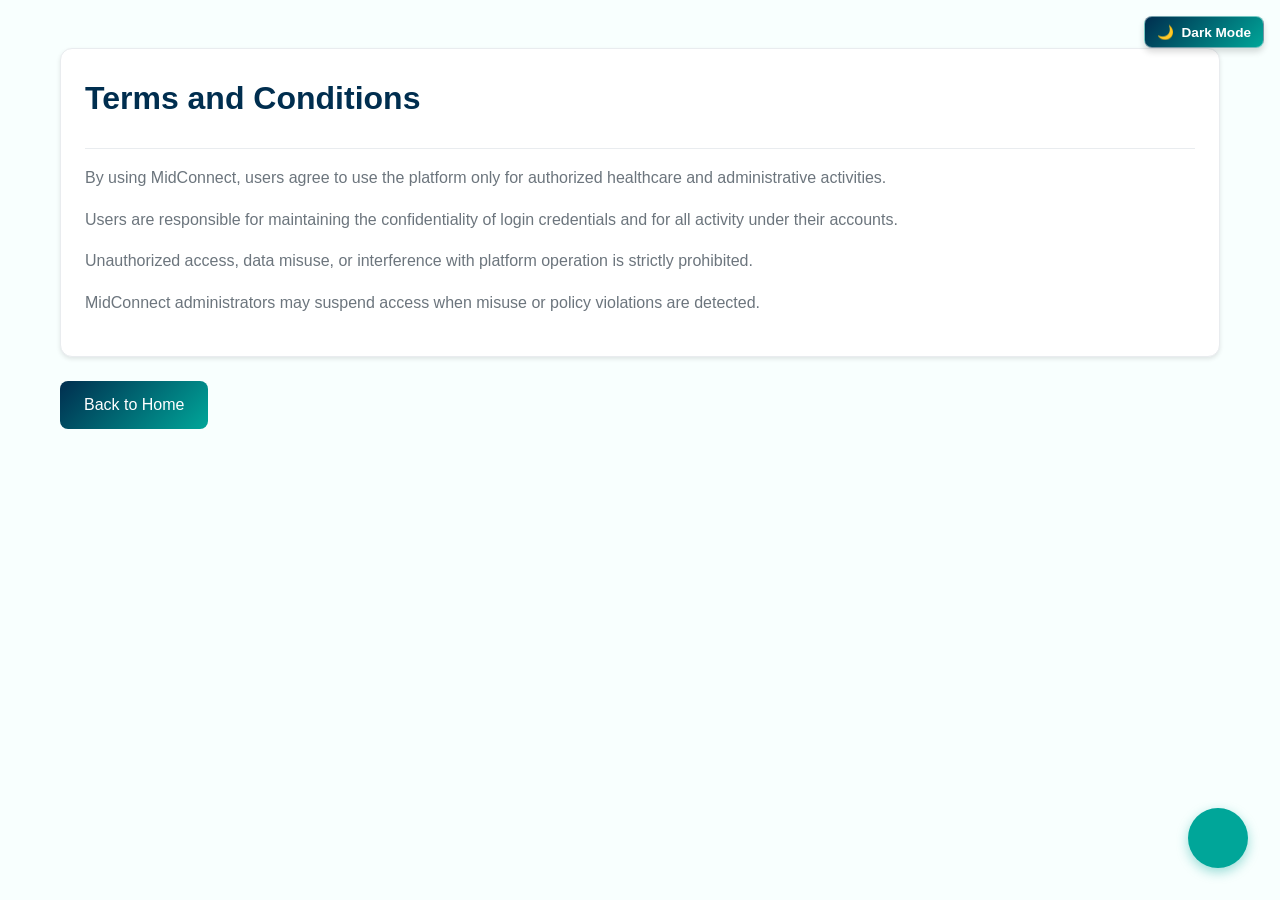
<file: terms-and-conditions.html>
<!DOCTYPE html>
<html lang="en">
<head>
    <meta charset="UTF-8">
    <meta name="viewport" content="width=device-width, initial-scale=1.0">
    <title>Terms and Conditions - MidConnect</title>
    <link rel="stylesheet" href="css/main.css">
</head>
<body>
    <main class="main-content" style="margin-top: 0; padding: 3rem 0;">
        <div class="container">
            <div class="card">
                <div class="card-header">
                    <h2 class="card-title">Terms and Conditions</h2>
                </div>
                <div class="card-body">
                    <p>By using MidConnect, users agree to use the platform only for authorized healthcare and administrative activities.</p>
                    <p>Users are responsible for maintaining the confidentiality of login credentials and for all activity under their accounts.</p>
                    <p>Unauthorized access, data misuse, or interference with platform operation is strictly prohibited.</p>
                    <p>MidConnect administrators may suspend access when misuse or policy violations are detected.</p>
                </div>
            </div>
            <a href="index.html" class="btn btn-primary">Back to Home</a>
        </div>
    </main>
    <script src="js/theme-toggle.js"></script>

    <!-- Chatbot Widget -->
    <div id="chatbot" class="chatbot">
        <div class="chatbot-header">
            <h4>MidConnect Support</h4>
            <button id="chatbot-close" class="chatbot-close">&times;</button>
        </div>
        <div class="chatbot-messages" id="chatbot-messages"></div>
        <div class="chatbot-input-group">
            <input type="text" id="chatbot-input" placeholder="Type your message..." class="chatbot-input">
            <button id="chatbot-send" class="chatbot-send"><i class="fas fa-paper-plane"></i></button>
        </div>
    </div>
    <button id="chatbot-toggle" class="chatbot-toggle">
        <i class="fas fa-comments"></i>
    </button>

    <style>
        .chatbot-toggle {
            position: fixed;
            bottom: 2rem;
            right: 2rem;
            width: 60px;
            height: 60px;
            border-radius: 50%;
            background: var(--accent-teal);
            color: white;
            border: none;
            font-size: 1.5rem;
            cursor: pointer;
            box-shadow: 0 4px 12px rgba(0, 166, 153, 0.4);
            z-index: 99;
            transition: all 0.3s ease;
        }

        .chatbot-toggle:hover {
            background: var(--secondary-dark-green);
            box-shadow: 0 6px 16px rgba(0, 166, 153, 0.6);
            transform: scale(1.1);
        }

        .chatbot {
            position: fixed;
            bottom: 5.5rem;
            right: 2rem;
            width: 350px;
            height: 450px;
            background: var(--white);
            border-radius: 12px;
            box-shadow: 0 8px 24px rgba(0, 0, 0, 0.15);
            display: none;
            flex-direction: column;
            z-index: 100;
            overflow: hidden;
        }

        .chatbot.active {
            display: flex;
        }

        .chatbot-header {
            background: var(--accent-teal);
            color: white;
            padding: 1rem;
            display: flex;
            justify-content: space-between;
            align-items: center;
        }

        .chatbot-header h4 {
            margin: 0;
            font-size: 1rem;
        }

        .chatbot-close {
            background: none;
            border: none;
            color: white;
            font-size: 1.5rem;
            cursor: pointer;
            padding: 0;
        }

        .chatbot-messages {
            flex: 1;
            overflow-y: auto;
            padding: 1rem;
            background: var(--bg-primary);
        }

        .chatbot-message {
            margin-bottom: 1rem;
            display: flex;
            animation: slideIn 0.3s ease;
        }

        @keyframes slideIn {
            from {
                opacity: 0;
                transform: translateY(10px);
            }
            to {
                opacity: 1;
                transform: translateY(0);
            }
        }

        .chatbot-message.user {
            justify-content: flex-end;
        }

        .chatbot-message-content {
            max-width: 80%;
            padding: 0.75rem 1rem;
            border-radius: 8px;
            word-wrap: break-word;
        }

        .chatbot-message.bot .chatbot-message-content {
            background: #e9ecef;
            color: var(--text-primary);
        }

        .chatbot-message.user .chatbot-message-content {
            background: var(--accent-teal);
            color: white;
        }

        .chatbot-input-group {
            display: flex;
            padding: 1rem;
            border-top: 1px solid #e9ecef;
            background: white;
            gap: 0.5rem;
        }

        .chatbot-input {
            flex: 1;
            border: 1px solid #e9ecef;
            border-radius: 6px;
            padding: 0.75rem;
            font-size: 0.9rem;
            font-family: inherit;
        }

        .chatbot-input:focus {
            outline: none;
            border-color: var(--accent-teal);
            box-shadow: 0 0 0 3px rgba(0, 166, 153, 0.1);
        }

        .chatbot-send {
            background: var(--accent-teal);
            color: white;
            border: none;
            border-radius: 6px;
            padding: 0.75rem 1rem;
            cursor: pointer;
            font-size: 0.9rem;
            transition: background 0.3s ease;
        }

        .chatbot-send:hover {
            background: var(--secondary-dark-green);
        }

        :root[data-theme='dark'] .chatbot {
            background: var(--bg-card);
        }

        :root[data-theme='dark'] .chatbot-input {
            background: #081326;
            color: white;
            border-color: #5fb1ff;
        }

        :root[data-theme='dark'] .chatbot-message.bot .chatbot-message-content {
            background: #333;
            color: white;
        }

        :root[data-theme='dark'] .chatbot-input-group {
            background: var(--bg-secondary);
            border-top-color: #5fb1ff;
        }

        @media (max-width: 512px) {
            .chatbot {
                width: calc(100vw - 2rem);
                height: 400px;
                right: 1rem;
                bottom: calc(4.5rem + 1rem);
            }
        }
    </style>

    <script>
        const chatbotToggle = document.getElementById('chatbot-toggle');
        const chatbot = document.getElementById('chatbot');
        const chatbotClose = document.getElementById('chatbot-close');
        const chatbotInput = document.getElementById('chatbot-input');
        const chatbotSend = document.getElementById('chatbot-send');
        const chatbotMessages = document.getElementById('chatbot-messages');

        chatbotToggle.addEventListener('click', () => {
            chatbot.classList.toggle('active');
            if (chatbot.classList.contains('active')) {
                chatbotInput.focus();
            }
        });

        chatbotClose.addEventListener('click', () => {
            chatbot.classList.remove('active');
        });

        function sendMessage() {
            const message = chatbotInput.value.trim();
            if (message === '') return;

            const userMessageDiv = document.createElement('div');
            userMessageDiv.className = 'chatbot-message user';
            userMessageDiv.innerHTML = `<div class="chatbot-message-content">${message}</div>`;
            chatbotMessages.appendChild(userMessageDiv);

            chatbotInput.value = '';
            chatbotMessages.scrollTop = chatbotMessages.scrollHeight;

            setTimeout(() => {
                const botMessageDiv = document.createElement('div');
                botMessageDiv.className = 'chatbot-message bot';
                const responses = [
                    'Thank you for your message. How can I assist you today?',
                    'I appreciate your inquiry. Please provide more details.',
                    'That\'s a great question! Can you tell me more?',
                    'I\'m here to help. What would you like to know about MidConnect?'
                ];
                const randomResponse = responses[Math.floor(Math.random() * responses.length)];
                botMessageDiv.innerHTML = `<div class="chatbot-message-content">${randomResponse}</div>`;
                chatbotMessages.appendChild(botMessageDiv);
                chatbotMessages.scrollTop = chatbotMessages.scrollHeight;
            }, 500);
        }

        chatbotSend.addEventListener('click', sendMessage);
        chatbotInput.addEventListener('keypress', (e) => {
            if (e.key === 'Enter') sendMessage();
        });
    </script>
</body>
</html>
</file>
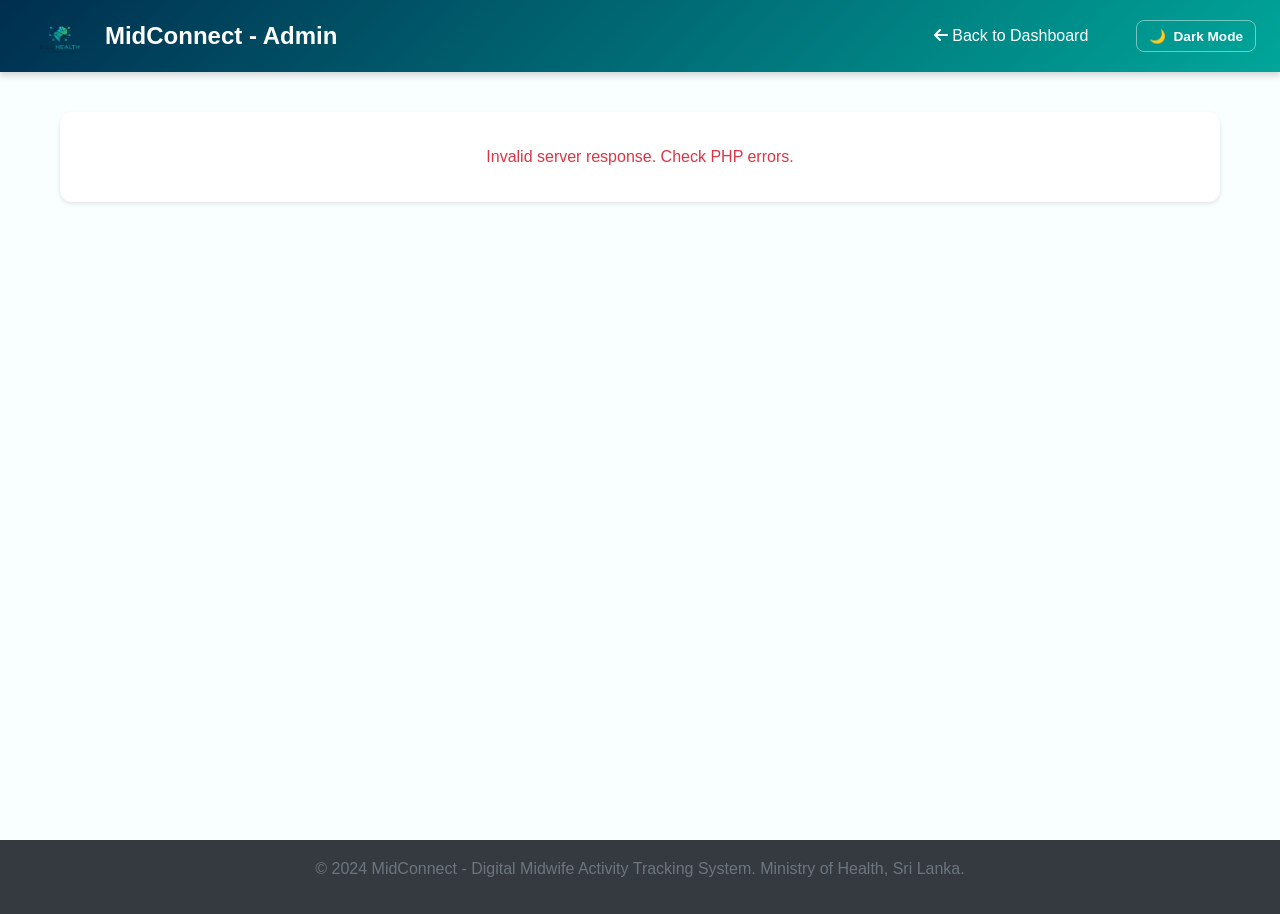
<file: admin/admin-profile.html>
<!DOCTYPE html>
<html lang="en">
<head>
    <meta charset="UTF-8">
    <meta name="viewport" content="width=device-width, initial-scale=1.0">
    <title>Admin Profile - MidConnect</title>

    <link rel="stylesheet" href="../css/main.css">
    <link rel="stylesheet" href="https://cdnjs.cloudflare.com/ajax/libs/font-awesome/6.0.0/css/all.min.css">

    <style>
        .profile-page {
            padding: 2rem 0;
        }

        .profile-header {
            background: linear-gradient(135deg, var(--primary-blue), var(--accent-teal));
            color: white;
            padding: 3rem 2rem;
            margin-bottom: 2rem;
            border-radius: var(--radius-lg);
            text-align: center;
            display: flex;
            flex-direction: column;
            align-items: center;
        }

        .profile-header h1,
        .profile-header p {
            color: white;
        }

        .profile-header h1 {
            margin: 1rem 0 0.5rem 0;
        }

        .profile-header p {
            margin: 0;
            font-size: 1rem;
            opacity: 0.95;
        }

        .profile-avatar {
            width: 120px;
            height: 120px;
            border-radius: 50%;
            background: rgba(255, 255, 255, 0.2);
            border: 4px solid white;
            display: flex;
            align-items: center;
            justify-content: center;
            overflow: hidden;
            flex-shrink: 0;
        }

        .profile-avatar img {
            width: 100%;
            height: 100%;
            object-fit: cover;
        }

        .profile-meta {
            display: grid;
            grid-template-columns: repeat(3, 1fr);
            gap: 1.5rem;
            margin-top: 1.5rem;
            width: 100%;
            max-width: 900px;
        }

        .profile-meta-item {
            background: rgba(255, 255, 255, 0.1);
            padding: 1rem;
            border-radius: var(--radius-md);
            text-align: center;
        }

        .profile-meta-item strong {
            display: block;
            font-size: 0.875rem;
            opacity: 0.9;
            margin-bottom: 0.5rem;
        }

        .profile-meta-item span {
            font-size: 1.15rem;
            font-weight: 600;
        }

        .profile-content {
            display: grid;
            grid-template-columns: 1fr 1fr;
            gap: 2rem;
            margin-top: 2rem;
        }

        .profile-section {
            background: var(--white);
            border-radius: var(--radius-lg);
            padding: 2rem;
            box-shadow: var(--shadow-light);
        }

        .profile-section h3 {
            color: var(--primary-blue);
            margin-bottom: 1.5rem;
            display: flex;
            align-items: center;
            gap: 0.75rem;
        }

        .profile-section h3 i {
            color: var(--accent-teal);
        }

        .info-group {
            margin-bottom: 1.5rem;
        }

        .info-group:last-child {
            margin-bottom: 0;
        }

        .info-label {
            font-weight: 600;
            color: var(--primary-blue);
            font-size: 0.875rem;
            text-transform: uppercase;
            margin-bottom: 0.5rem;
        }

        .info-value {
            color: var(--text-primary);
            font-size: 1rem;
            line-height: 1.6;
            word-break: break-word;
        }

        .status-pill {
            display: inline-flex;
            align-items: center;
            gap: 0.4rem;
            padding: 0.35rem 0.8rem;
            border-radius: 20px;
            font-size: 0.85rem;
            font-weight: 600;
        }

        .status-pill.active {
            background: #d4edda;
            color: #155724;
        }

        .status-pill.inactive {
            background: #f8d7da;
            color: #721c24;
        }

        .divider {
            border-top: 1px solid #e9ecef;
            margin: 1.5rem 0;
        }

        .button-group {
            display: flex;
            gap: 1rem;
            margin-top: 2rem;
        }

        .btn-back {
            flex: 1;
            padding: 0.75rem;
            border: none;
            border-radius: var(--radius-md);
            font-weight: 600;
            cursor: pointer;
            transition: var(--transition-fast);
            display: inline-flex;
            align-items: center;
            justify-content: center;
            gap: 0.5rem;
            text-decoration: none;
            font-size: 0.9rem;
            background: #e9ecef;
            color: var(--text-primary);
        }

        .btn-back:hover {
            background: #dee2e6;
        }

        .loading-box,
        .error-box {
            background: var(--white);
            border-radius: var(--radius-lg);
            padding: 2rem;
            box-shadow: var(--shadow-light);
            text-align: center;
            color: var(--text-muted);
        }

        .error-box {
            color: var(--accent-red);
        }

        :root[data-theme='dark'] .profile-section,
        :root[data-theme='dark'] .loading-box,
        :root[data-theme='dark'] .error-box {
            background: var(--bg-card);
        }

        :root[data-theme='dark'] .divider {
            border-top-color: rgba(255, 255, 255, 0.12);
        }

        :root[data-theme='dark'] .btn-back {
            background: var(--bg-secondary);
            color: var(--text-primary);
        }

        @media (max-width: 768px) {
            .profile-content {
                grid-template-columns: 1fr;
            }

            .profile-meta {
                grid-template-columns: 1fr;
                gap: 1rem;
            }

            .profile-avatar {
                width: 100px;
                height: 100px;
            }

            .profile-header {
                padding: 2rem 1rem;
            }
        }
    </style>
</head>

<body>
    <header class="header">
        <div class="container">
            <div class="logo">
                <img src="../images/logoimage.png" alt="MidConnect Logo">
                <span>MidConnect - Admin</span>
            </div>

            <nav>
                <ul class="nav-menu">
                    <li>
                        <a href="dashboard.php">
                            <i class="fas fa-arrow-left"></i> Back to Dashboard
                        </a>
                    </li>

                    <li>
                        <button type="button" class="theme-toggle-btn" aria-label="Toggle dark and light theme">
                            <span aria-hidden="true">🌙</span>
                            <span>Dark Mode</span>
                        </button>
                    </li>
                </ul>
            </nav>
        </div>
    </header>

    <main class="main-content profile-page">
        <div class="container">

            <div id="profileLoading" class="loading-box">
                <i class="fas fa-spinner fa-spin"></i> Loading admin profile...
            </div>

            <div id="profileError" class="error-box" style="display:none;"></div>

            <div id="profileContent" style="display:none;">
                <div class="profile-header">
                    <div class="profile-avatar">
                        <img src="../images/admin%20profile%20picture.png" alt="Admin Profile Picture">
                    </div>

                    <h1 id="profileFullName">-</h1>
                    <p id="profilePosition">-</p>

                    <div class="profile-meta">
                        <div class="profile-meta-item">
                            <strong>Status</strong>
                            <span id="profileStatusHeader">-</span>
                        </div>

                        <div class="profile-meta-item">
                            <strong>MOH Office</strong>
                            <span id="profileMohOfficeHeader">-</span>
                        </div>

                        <div class="profile-meta-item">
                            <strong>Username</strong>
                            <span id="profileUsernameHeader">-</span>
                        </div>
                    </div>
                </div>

                <div class="profile-content">
                    <div class="profile-section">
                        <h3><i class="fas fa-user"></i> Admin Information</h3>

                        <div class="info-group">
                            <div class="info-label">Full Name</div>
                            <div class="info-value" id="profileFullNameInfo">-</div>
                        </div>

                        <div class="info-group">
                            <div class="info-label">Username</div>
                            <div class="info-value" id="profileUsername">-</div>
                        </div>

                        <div class="info-group">
                            <div class="info-label">Email Address</div>
                            <div class="info-value" id="profileEmail">-</div>
                        </div>

                        <div class="info-group">
                            <div class="info-label">Phone Number</div>
                            <div class="info-value" id="profilePhone">-</div>
                        </div>
                    </div>

                    <div class="profile-section">
                        <h3><i class="fas fa-briefcase"></i> Office Details</h3>

                        <div class="info-group">
                            <div class="info-label">MOH Office</div>
                            <div class="info-value" id="profileMohOffice">-</div>
                        </div>

                        <div class="info-group">
                            <div class="info-label">Position</div>
                            <div class="info-value" id="profilePositionInfo">-</div>
                        </div>

                        <div class="info-group">
                            <div class="info-label">Account Status</div>
                            <div class="info-value" id="profileStatus">-</div>
                        </div>

                        <div class="info-group">
                            <div class="info-label">Created At</div>
                            <div class="info-value" id="profileCreatedAt">-</div>
                        </div>

                        <div class="info-group">
                            <div class="info-label">Last Updated</div>
                            <div class="info-value" id="profileUpdatedAt">-</div>
                        </div>

                        <div class="info-group">
                            <div class="info-label">Last Login</div>
                            <div class="info-value" id="profileLastLogin">-</div>
                        </div>

                        <div class="divider"></div>

                        <div class="button-group">
                            <a href="dashboard.php" class="btn-back">
                                <i class="fas fa-arrow-left"></i> Back to Dashboard
                            </a>
                        </div>
                    </div>
                </div>
            </div>

        </div>
    </main>

    <footer class="footer">
        <div class="container">
            <p>&copy; 2024 MidConnect - Digital Midwife Activity Tracking System. Ministry of Health, Sri Lanka.</p>
        </div>
    </footer>

    <script src="../js/theme-toggle.js"></script>
    <script src="../js/admin/admin-profile.js"></script>
</body>
</html>
</file>
<file: css/main.css>
/* MidConnect - Digital Midwife Activity Tracking System */
/* Main CSS File with Medical Professional Color Palette */

:root {
    /* Primary Colors - Custom Theme */
    --primary-blue: #002E4F;
    --primary-light-blue: #003d66;
    --primary-dark-blue: #001a2e;
    
    /* Secondary Colors */
    --secondary-green: #00A699;
    --secondary-light-green: #1ab5a6;
    --secondary-dark-green: #008077;
    
    /* Accent Colors */
    --accent-teal: #00A699;
    --accent-orange: #fd7e14;
    --accent-red: #dc3545;
    
    /* Neutral Colors */
    --white: #FFFFFF;
    --light-gray: #f8f9fa;
    --gray: #6c757d;
    --dark-gray: #343a40;
    --black: #000000;
    
    /* Background Colors */
    --bg-primary: #f8fffe;
    --bg-secondary: #e6f7f5;
    --bg-card: #FFFFFF;
    
    /* Text Colors */
    --text-primary: #002E4F;
    --text-secondary: #6c757d;
    --text-muted: #6c757d;
    --text-dark: #343a40;
    --text-light: #FFFFFF;
    
    /* Shadow */
    --shadow-light: 0 2px 4px rgba(0,0,0,0.1);
    --shadow-medium: 0 4px 6px rgba(0,0,0,0.15);
    --shadow-heavy: 0 8px 25px rgba(0,0,0,0.2);
    
    /* Border Radius */
    --radius-sm: 4px;
    --radius-md: 8px;
    --radius-lg: 12px;
    
    /* Transitions */
    --transition-fast: 0.2s ease;
    --transition-medium: 0.3s ease;
}

:root[data-theme='dark'] {
    --primary-blue: #6db3ff;
    --primary-light-blue: #9fcbff;
    --primary-dark-blue: #4b9df7;

    --secondary-green: #31c9bb;
    --secondary-light-green: #4fd8cc;
    --secondary-dark-green: #1fa89a;

    --accent-teal: #31c9bb;
    --accent-orange: #ff9f40;
    --accent-red: #ff6b7a;

    --white: #111827;
    --light-gray: #1f2937;
    --gray: #9ca3af;
    --dark-gray: #0f172a;
    --black: #f9fafb;

    --bg-primary: #0b1220;
    --bg-secondary: #111827;
    --bg-card: #1f2937;

    --text-primary: #e5e7eb;
    --text-secondary: #cbd5e1;
    --text-muted: #94a3b8;
    --text-dark: #e5e7eb;
    --text-light: #f8fafc;

    --shadow-light: 0 2px 4px rgba(0, 0, 0, 0.35);
    --shadow-medium: 0 4px 10px rgba(0, 0, 0, 0.45);
    --shadow-heavy: 0 10px 30px rgba(0, 0, 0, 0.55);
}

/* Global Styles */
* {
    margin: 0;
    padding: 0;
    box-sizing: border-box;
}

body {
    font-family: 'Segoe UI', Tahoma, Geneva, Verdana, sans-serif;
    background-color: var(--bg-primary);
    color: var(--text-primary);
    line-height: 1.6;
    font-size: 16px;
}

body.page-enter {
    animation: pageSlideIn 0.32s ease both;
}

body.page-exit {
    animation: pageSlideOut 0.32s ease both;
}

@keyframes pageSlideIn {
    from {
        opacity: 0;
        transform: translateX(42px);
    }

    to {
        opacity: 1;
        transform: translateX(0);
    }
}

@keyframes pageSlideOut {
    from {
        opacity: 1;
        transform: translateX(0);
    }

    to {
        opacity: 0;
        transform: translateX(-42px);
    }
}

@media (prefers-reduced-motion: reduce) {
    body.page-enter,
    body.page-exit {
        animation: none;
    }
}

.content-with-sidebar .content-section.section-slide-in {
    animation: sectionSlideIn 0.24s ease both;
}

.content-with-sidebar .content-section.section-slide-out {
    animation: sectionSlideOut 0.2s ease both;
}

@keyframes sectionSlideIn {
    from {
        opacity: 0;
        transform: translateX(24px);
    }

    to {
        opacity: 1;
        transform: translateX(0);
    }
}

@keyframes sectionSlideOut {
    from {
        opacity: 1;
        transform: translateX(0);
    }

    to {
        opacity: 0;
        transform: translateX(-24px);
    }
}

@media (prefers-reduced-motion: reduce) {
    .content-with-sidebar .content-section.section-slide-in,
    .content-with-sidebar .content-section.section-slide-out {
        animation: none;
    }
}

h1, h2, h3, h4, h5, h6 {
    font-weight: 600;
    margin-bottom: 1rem;
    color: var(--text-primary);
}

h1 { font-size: 2.5rem; }
h2 { font-size: 2rem; }
h3 { font-size: 1.75rem; }
h4 { font-size: 1.5rem; }
h5 { font-size: 1.25rem; }
h6 { font-size: 1rem; }

p {
    margin-bottom: 1rem;
    color: var(--text-secondary);
}

a {
    color: var(--primary-blue);
    text-decoration: none;
    transition: var(--transition-fast);
}

a:hover {
    color: var(--primary-dark-blue);
    text-decoration: underline;
}

/* Layout Components */
.container {
    max-width: 1200px;
    margin: 0 auto;
    padding: 0 20px;
}

.row {
    display: flex;
    flex-wrap: wrap;
    margin: -10px;
}

.col {
    flex: 1;
    padding: 10px;
}

.col-1 { flex: 0 0 8.333333%; }
.col-2 { flex: 0 0 16.666667%; }
.col-3 { flex: 0 0 25%; }
.col-4 { flex: 0 0 33.333333%; }
.col-6 { flex: 0 0 50%; }
.col-8 { flex: 0 0 66.666667%; }
.col-9 { flex: 0 0 75%; }
.col-12 { flex: 0 0 100%; }

/* Header Styles */
.header {
    background: linear-gradient(135deg, var(--primary-blue), var(--accent-teal));
    color: var(--text-light);
    padding: 1rem 0;
    box-shadow: var(--shadow-medium);
    position: fixed;
    top: 0;
    left: 0;
    right: 0;
    z-index: 1000;
}

.header .container {
    display: flex;
    justify-content: space-between;
    align-items: center;
    max-width: 100%;
    padding: 0 1.5rem;
}

.header-left {
    display: flex;
    align-items: center;
    gap: 0.75rem;
    margin-left: -0.25rem;
}

.logo {
    display: flex;
    align-items: center;
    font-size: 1.5rem;
    font-weight: 700;
}

.logo img {
    height: 40px;
    margin-right: 10px;
}

.nav-menu {
    display: flex;
    list-style: none;
    align-items: center;
}

.nav-menu li {
    margin-left: 2rem;
}

.nav-menu a {
    color: var(--text-light);
    font-weight: 500;
    padding: 0.5rem 1rem;
    border-radius: var(--radius-md);
    transition: var(--transition-medium);
}

.nav-menu a:hover {
    background-color: rgba(255, 255, 255, 0.1);
    text-decoration: none;
}

.theme-toggle-btn {
    display: inline-flex;
    align-items: center;
    gap: 0.45rem;
    background: transparent;
    color: var(--text-light);
    border: 1px solid rgba(255, 255, 255, 0.45);
    border-radius: var(--radius-md);
    padding: 0.45rem 0.75rem;
    font-size: 0.85rem;
    font-weight: 600;
    cursor: pointer;
    transition: var(--transition-medium);
}

.theme-toggle-btn:hover {
    background-color: rgba(255, 255, 255, 0.18);
}

/* Nav Actions Group - Theme Toggle + Profile */
.nav-actions {
    display: flex;
    align-items: center;
    gap: 0.75rem;
    position: relative;
}

.profile-link {
    display: flex;
    align-items: center;
    padding: 0;
    border: none;
    background: transparent;
    border-radius: 50%;
    cursor: pointer;
    transition: transform 0.2s ease, box-shadow 0.2s ease;
}

.profile-link:hover {
    transform: scale(1.05);
    box-shadow: 0 0 0 3px rgba(255, 255, 255, 0.3);
    background-color: transparent;
}

.navbar-profile-img {
    width: 40px;
    height: 40px;
    border-radius: 50%;
    object-fit: cover;
    border: 2px solid rgba(255, 255, 255, 0.5);
    transition: border-color 0.2s ease;
    cursor: pointer;
}

.profile-link:hover .navbar-profile-img {
    border-color: rgba(255, 255, 255, 0.9);
}

/* Profile Dropdown Menu */
.profile-dropdown {
    position: absolute;
    top: calc(100% + 0.75rem);
    right: 0;
    width: 280px;
    background: var(--white);
    border-radius: var(--radius-lg);
    box-shadow: var(--shadow-heavy);
    padding: 1rem;
    z-index: 1100;
    opacity: 0;
    visibility: hidden;
    transform: translateY(-10px);
    transition: opacity 0.2s ease, visibility 0.2s ease, transform 0.2s ease;
}

.profile-dropdown.show {
    opacity: 1;
    visibility: visible;
    transform: translateY(0);
}

.profile-dropdown::before {
    content: '';
    position: absolute;
    top: -8px;
    right: 16px;
    width: 0;
    height: 0;
    border-left: 8px solid transparent;
    border-right: 8px solid transparent;
    border-bottom: 8px solid var(--white);
}

.profile-dropdown-header {
    display: flex;
    align-items: center;
    gap: 0.75rem;
    padding-bottom: 1rem;
    border-bottom: 1px solid #e9ecef;
    margin-bottom: 1rem;
}

.dropdown-profile-img {
    width: 50px;
    height: 50px;
    border-radius: 50%;
    object-fit: cover;
    border: 2px solid var(--accent-teal);
}

.profile-info h4 {
    margin: 0;
    font-size: 1rem;
    color: var(--text-primary);
}

.profile-info p {
    margin: 0.25rem 0 0;
    font-size: 0.85rem;
    color: var(--text-secondary);
}

.profile-area {
    display: flex;
    align-items: center;
    gap: 0.35rem;
    font-size: 0.8rem;
    color: var(--accent-teal);
}

.profile-area i {
    font-size: 0.75rem;
}

.profile-dropdown-actions {
    display: flex;
    flex-direction: column;
    gap: 0.5rem;
}

.dropdown-btn {
    display: flex;
    align-items: center;
    justify-content: center;
    gap: 0.5rem;
    padding: 0.6rem 1rem;
    border-radius: var(--radius-md);
    font-size: 0.9rem;
    font-weight: 500;
    text-decoration: none;
    border: none;
    cursor: pointer;
    transition: var(--transition-fast);
}

.dropdown-btn-primary {
    background: linear-gradient(135deg, var(--primary-blue), var(--accent-teal));
    color: var(--text-light);
}

.dropdown-btn-primary:hover {
    transform: translateY(-1px);
    box-shadow: var(--shadow-medium);
    color: var(--text-light);
    text-decoration: none;
}

.dropdown-btn-danger {
    background-color: var(--bg-secondary);
    color: var(--accent-red);
    border: 1px solid #e9ecef;
}

.dropdown-btn-danger:hover {
    background-color: var(--accent-red);
    color: var(--text-light);
}

.theme-toggle-floating {
    position: fixed;
    top: 1rem;
    right: 1rem;
    z-index: 2100;
    background: linear-gradient(135deg, var(--primary-blue), var(--accent-teal));
    color: var(--text-light);
    border-color: rgba(255, 255, 255, 0.45);
    box-shadow: var(--shadow-medium);
}

:root[data-theme='dark'] .theme-toggle-floating {
    border-color: rgba(109, 179, 255, 0.5);
}

/* Main Content */
.main-content {
    margin-top: 80px;
    padding: 2rem 0;
    min-height: calc(100vh - 140px);
}

/* Card Styles */
.card {
    background: var(--bg-card);
    border-radius: var(--radius-lg);
    box-shadow: var(--shadow-light);
    padding: 1.5rem;
    margin-bottom: 1.5rem;
    border: 1px solid #e9ecef;
    transition: var(--transition-medium);
}

.card:hover {
    box-shadow: var(--shadow-medium);
    transform: translateY(-2px);
}

.card-header {
    padding-bottom: 1rem;
    margin-bottom: 1rem;
    border-bottom: 1px solid #e9ecef;
}

.card-title {
    color: var(--primary-blue);
    margin-bottom: 0.5rem;
}

.card-body {
    padding: 0;
}

/* Button Styles */
.btn {
    display: inline-block;
    padding: 0.75rem 1.5rem;
    border: none;
    border-radius: var(--radius-md);
    font-size: 1rem;
    font-weight: 500;
    text-align: center;
    text-decoration: none;
    cursor: pointer;
    transition: var(--transition-medium);
    line-height: 1.5;
    min-width: 120px;
}

.btn-primary {
    background: linear-gradient(135deg, var(--primary-blue), var(--accent-teal));
    color: var(--text-light);
}

.btn-primary:hover {
    background: linear-gradient(135deg, var(--primary-dark-blue), var(--primary-blue));
    transform: translateY(-1px);
    box-shadow: var(--shadow-medium);
}

.btn-secondary {
    background-color: var(--gray);
    color: var(--text-light);
}

.btn-secondary:hover {
    background-color: var(--dark-gray);
}

.btn-success {
    background: linear-gradient(135deg, var(--accent-teal), var(--secondary-light-green));
    color: var(--text-light);
}

.btn-success:hover {
    background: linear-gradient(135deg, var(--secondary-dark-green), var(--accent-teal));
}

.btn-warning {
    background-color: var(--accent-orange);
    color: var(--text-light);
}

.btn-danger {
    background-color: var(--accent-red);
    color: var(--text-light);
}

.btn-info {
    background-color: var(--accent-teal);
    color: var(--text-light);
}

.btn-outline {
    background-color: transparent;
    border: 2px solid var(--primary-blue);
    color: var(--primary-blue);
}

.btn-outline:hover,
.btn-outline-primary:hover {
    background-color: var(--primary-blue);
    color: var(--text-light);
}

.btn-outline-primary {
    background-color: transparent;
    border: 2px solid var(--primary-blue);
    color: var(--primary-blue);
}

.btn-sm {
    padding: 0.5rem 1rem;
    font-size: 0.875rem;
    min-width: 80px;
}

.btn-lg {
    padding: 1rem 2rem;
    font-size: 1.125rem;
    min-width: 160px;
}

/* Form Styles */
.form-group {
    margin-bottom: 1.5rem;
}

.form-label {
    display: block;
    margin-bottom: 0.5rem;
    font-weight: 500;
    color: var(--text-primary);
}

.form-control {
    width: 100%;
    border: 2px solid #e9ecef;
    border-radius: var(--radius-md);
    font-size: 1rem;
    transition: var(--transition-fast);
    background-color: var(--white);
    color: var(--text-primary);
}

.form-control::placeholder {
    color: var(--text-secondary);
    opacity: 1;
}

.form-control:focus {
    outline: none;
    border-color: var(--accent-teal);
    box-shadow: 0 0 0 0.2rem rgba(0, 166, 153, 0.25);
}

.form-control.error {
    border-color: var(--accent-red);
}

.form-select {
    -webkit-appearance: none;
    -moz-appearance: none;
    appearance: none;
    background-image: url('data:image/svg+xml,<svg xmlns="http://www.w3.org/2000/svg" viewBox="0 0 16 16"><path fill="none" stroke="%23343a40" stroke-linecap="round" stroke-linejoin="round" stroke-width="2" d="M2 5l6 6 6-6"/></svg>');
    background-repeat: no-repeat;
    background-position: right 0.75rem center;
    background-size: 16px 12px;
    padding-right: 2.5rem;
    color: var(--text-primary);
}

.form-select option {
    color: var(--text-primary);
    background-color: var(--white);
}

:root[data-theme='dark'] .form-select {
    background-image: url('data:image/svg+xml,<svg xmlns="http://www.w3.org/2000/svg" viewBox="0 0 16 16"><path fill="none" stroke="%23cbd5e1" stroke-linecap="round" stroke-linejoin="round" stroke-width="2" d="M2 5l6 6 6-6"/></svg>');
}

.form-check {
    display: flex;
    align-items: center;
    margin-bottom: 0.5rem;
}

.form-check-input {
    margin-right: 0.5rem;
}

.error-message {
    color: var(--accent-red);
    font-size: 0.875rem;
    margin-top: 0.25rem;
}

/* Shared Login Page Styles */
.auth-page .login-container {
    min-height: 100vh;
    display: flex;
    align-items: center;
    justify-content: center;
    padding: clamp(1rem, 3vw, 2rem);
}

.auth-page .login-card {
    background: var(--white);
    padding: clamp(1.5rem, 3vw, 2rem);
    border-radius: var(--radius-lg);
    box-shadow: var(--shadow-heavy);
    width: 100%;
    max-width: 430px;
    text-align: center;
}

.auth-page .login-header {
    margin-bottom: 2rem;
}

.auth-page .login-logo {
    width: 80px;
    height: 80px;
    margin: 0 auto 1rem;
    border-radius: 50%;
    display: flex;
    align-items: center;
    justify-content: center;
}

.auth-page .login-logo i {
    font-size: 2rem;
}

.auth-page .input-group {
    position: relative;
}

.auth-page .input-icon {
    position: absolute;
    left: 1rem;
    top: 50%;
    transform: translateY(-50%);
    color: var(--gray);
    z-index: 1;
}

.auth-page .form-group {
    text-align: left;
}

.auth-page .form-control {
    padding-left: 3rem;
    background-color: #ffffff;
    border: 2px solid #e9ecef;
    color: var(--text-primary);
    caret-color: var(--text-primary);
}

.auth-page .form-control::placeholder {
    color: var(--text-secondary);
    opacity: 1;
}

.auth-page .form-control:focus,
.auth-page .form-control:active,
.auth-page .form-control:hover {
    background-color: #ffffff;
    color: var(--text-primary);
    border-color: var(--accent-teal);
    box-shadow: 0 0 0 0.2rem rgba(0, 166, 153, 0.25);
}

.auth-page .form-control:-webkit-autofill,
.auth-page .form-control:-webkit-autofill:hover,
.auth-page .form-control:-webkit-autofill:focus,
.auth-page .form-control:-webkit-autofill:active {
    -webkit-text-fill-color: var(--text-primary);
    -webkit-box-shadow: 0 0 0 1000px #ffffff inset;
    box-shadow: 0 0 0 1000px #ffffff inset;
    caret-color: var(--text-primary);
    border: 2px solid #e9ecef;
    transition: background-color 9999s ease-out 0s;
}

.auth-page .password-toggle {
    position: absolute;
    right: 1rem;
    top: 50%;
    transform: translateY(-50%);
    background: transparent;
    border: none;
    color: var(--gray);
    cursor: pointer;
    z-index: 10;
    width: 20px;
    height: 20px;
    display: flex;
    align-items: center;
    justify-content: center;
    transition: color 0.2s ease;
    outline: none;
    font-size: 14px;
}

.auth-page .password-toggle:hover,
.auth-page .password-toggle:focus {
    color: var(--primary-blue);
    outline: none;
}

.auth-page .input-icon {
    color: var(--gray);
}

.auth-page .forgot-password {
    text-align: right;
    margin-top: 0.5rem;
}

.auth-page .forgot-password a {
    font-size: 0.875rem;
    color: var(--primary-blue);
}

.auth-page .back-home {
    margin-top: 2rem;
    padding-top: 2rem;
    border-top: 1px solid #e9ecef;
}

.auth-page .back-home a {
    color: var(--gray);
    font-size: 0.875rem;
}

@media (max-width: 576px) {
    .auth-page .login-card {
        max-width: 360px;
    }
}

/* Table Styles */
.table {
    width: 100%;
    border-collapse: collapse;
    margin-bottom: 1rem;
    background-color: var(--white);
    border-radius: var(--radius-md);
    overflow: hidden;
    box-shadow: var(--shadow-light);
}

.table th,
.table td {
    padding: 1rem;
    text-align: left;
    border-bottom: 1px solid #e9ecef;
}

.table th {
    background-color: var(--bg-secondary);
    font-weight: 600;
    color: var(--primary-blue);
}

.table tbody tr:hover {
    background-color: var(--light-gray);
}

/* Tab Styles */
.tab-container {
    margin-bottom: 1.5rem;
}

.nav-tabs {
    display: flex;
    list-style: none;
    border-bottom: 2px solid #e9ecef;
    margin-bottom: 0;
    padding: 0;
}

.nav-tabs .nav-item {
    margin-bottom: -2px;
}

.nav-tabs .nav-link {
    display: block;
    padding: 0.75rem 1.5rem;
    color: var(--text-secondary);
    text-decoration: none;
    border: 2px solid transparent;
    border-bottom: none;
    border-radius: var(--radius-md) var(--radius-md) 0 0;
    transition: var(--transition-medium);
    font-weight: 500;
}

.nav-tabs .nav-link:hover {
    color: var(--primary-blue);
    background-color: var(--bg-secondary);
}

.nav-tabs .nav-link.active {
    color: var(--primary-blue);
    background-color: var(--white);
    border-color: #e9ecef #e9ecef var(--white);
    font-weight: 600;
}

.tab-content {
    background-color: var(--white);
    border-radius: 0 var(--radius-md) var(--radius-md) var(--radius-md);
}

.tab-content.hidden {
    display: none;
}

#home-visits .tab-content {
    width: 100%;
}

#home-visits .tab-container {
    max-width: 100%;
}

/* Dashboard Styles */
.dashboard-stats {
    display: grid;
    grid-template-columns: repeat(auto-fit, minmax(250px, 1fr));
    gap: 1.5rem;
    margin-bottom: 2rem;
}

.stat-card {
    background: var(--bg-card);
    padding: 1.5rem;
    border-radius: var(--radius-lg);
    box-shadow: var(--shadow-light);
    text-align: center;
    border-left: 4px solid var(--primary-blue);
    transition: var(--transition-medium);
}

.stat-card:hover {
    transform: translateY(-2px);
    box-shadow: var(--shadow-medium);
}

.stat-card.success {
    border-left-color: var(--secondary-green);
}

.stat-card.warning {
    border-left-color: var(--accent-orange);
}

.stat-card.info {
    border-left-color: var(--accent-teal);
}

.stat-card.danger {
    border-left-color: var(--accent-red);
}

.stat-number {
    font-size: 2.5rem;
    font-weight: 700;
    color: var(--primary-blue);
    margin-bottom: 0.5rem;
}

.stat-label {
    color: var(--text-secondary);
    font-size: 0.875rem;
    text-transform: uppercase;
    letter-spacing: 0.5px;
}

/* Alert Styles */
.alert {
    padding: 1rem;
    border-radius: var(--radius-md);
    margin-bottom: 1rem;
    border: 1px solid transparent;
}

.alert-success {
    background-color: #d4edda;
    border-color: #c3e6cb;
    color: #155724;
}

.alert-warning {
    background-color: #fff3cd;
    border-color: #ffeaa7;
    color: #856404;
}

.alert-danger {
    background-color: #f8d7da;
    border-color: #f5c6cb;
    color: #721c24;
}

.alert-info {
    background-color: #d1ecf1;
    border-color: #bee5eb;
    color: #0c5460;
}

/* Modal Styles */
.modal {
    display: none;
    position: fixed;
    top: 0;
    left: 0;
    width: 100%;
    height: 100%;
    background-color: rgba(0, 0, 0, 0.5);
    z-index: 2000;
}

.modal.show {
    display: flex;
    align-items: center;
    justify-content: center;
}

.modal-content {
    background-color: var(--white);
    padding: 2rem;
    border-radius: var(--radius-lg);
    max-width: 500px;
    width: 90%;
    max-height: 80vh;
    overflow-y: auto;
    box-shadow: var(--shadow-heavy);
}

.modal-header {
    display: flex;
    justify-content: space-between;
    align-items: center;
    margin-bottom: 1rem;
    padding-bottom: 1rem;
    border-bottom: 1px solid #e9ecef;
}

.modal-close {
    background: none;
    border: none;
    font-size: 1.5rem;
    cursor: pointer;
    color: var(--gray);
}

/* Hamburger Button */
.hamburger-btn {
    display: flex;
    flex-direction: column;
    justify-content: space-between;
    width: 28px;
    height: 20px;
    background: transparent;
    border: none;
    cursor: pointer;
    padding: 0;
    z-index: 1100;
}

.hamburger-line {
    display: block;
    width: 100%;
    height: 3px;
    background-color: var(--text-light);
    border-radius: 2px;
    transition: transform 0.3s ease, opacity 0.3s ease;
}

.hamburger-btn.active .hamburger-line:nth-child(1) {
    transform: translateY(8.5px) rotate(45deg);
}

.hamburger-btn.active .hamburger-line:nth-child(2) {
    opacity: 0;
}

.hamburger-btn.active .hamburger-line:nth-child(3) {
    transform: translateY(-8.5px) rotate(-45deg);
}

/* Sidebar Overlay */
.sidebar-overlay {
    position: fixed;
    top: 0;
    left: 0;
    width: 100%;
    height: 100%;
    background-color: rgba(0, 0, 0, 0.5);
    z-index: 90;
    opacity: 0;
    visibility: hidden;
    transition: opacity 0.3s ease, visibility 0.3s ease;
}

.sidebar-overlay.active {
    opacity: 1;
    visibility: visible;
}

/* Sidebar Close Button */
.sidebar-close-btn {
    position: absolute;
    top: 0.75rem;
    right: 0.75rem;
    width: 32px;
    height: 32px;
    background: transparent;
    border: none;
    font-size: 1.5rem;
    color: var(--text-muted);
    cursor: pointer;
    display: flex;
    align-items: center;
    justify-content: center;
    border-radius: var(--radius-md);
    transition: var(--transition-fast);
}

.sidebar-close-btn:hover {
    background-color: var(--bg-secondary);
    color: var(--text-primary);
}

/* Sidebar Styles */
.sidebar {
    width: 260px;
    background-color: var(--white);
    height: calc(100vh - 80px);
    position: fixed;
    top: 80px;
    left: 0;
    box-shadow: var(--shadow-medium);
    overflow-y: auto;
    z-index: 100;
    transform: translateX(-100%);
    transition: transform 0.3s ease;
}

.sidebar.open {
    transform: translateX(0);
}

.sidebar-menu {
    padding: 1rem 0;
}

.sidebar-menu ul {
    list-style: none;
}

.sidebar-menu li {
    margin-bottom: 0.5rem;
}

.sidebar-menu a {
    display: block;
    padding: 1rem 1.5rem;
    color: var(--text-primary);
    text-decoration: none;
    transition: var(--transition-fast);
    border-left: 3px solid transparent;
}

.sidebar-menu a:hover,
.sidebar-menu a.active {
    background-color: var(--bg-secondary);
    border-left-color: var(--accent-teal);
    color: var(--primary-blue);
}

.sidebar-menu i {
    margin-right: 0.75rem;
    width: 20px;
}

.content-with-sidebar {
    margin-left: 0;
    padding: 2rem;
}

body.dashboard-with-sidebar .sidebar {
    transform: translateX(0);
}

body.dashboard-with-sidebar .content-with-sidebar {
    margin-left: 260px;
}

body.dashboard-with-sidebar .hamburger-btn {
    width: 42px;
    height: 42px;
    padding: 10px 8px;
    align-items: center;
    background-color: rgba(255, 255, 255, 0.16);
    border: 1px solid rgba(255, 255, 255, 0.45);
    border-radius: var(--radius-md);
    box-shadow: var(--shadow-light);
}

/* About Section */
.about-section .about-row {
    margin: 0;
    display: grid;
    grid-template-columns: 1.05fr 0.95fr;
    gap: 2rem;
    align-items: center;
}

.about-section .about-text-col,
.about-section .about-image-col {
    padding: 0;
}

.about-image {
    width: 100%;
    height: 400px;
    object-fit: cover;
    border-radius: var(--radius-lg);
    box-shadow: var(--shadow-medium);
    display: block;
}

/* Footer */
.footer {
    background-color: var(--dark-gray);
    color: var(--text-light);
    text-align: center;
    padding: 1rem 0;
    margin-top: auto;
}

.footer-detailed {
    background: linear-gradient(135deg, var(--primary-blue) 0%, var(--primary-light-blue) 55%, var(--accent-teal) 100%);
    color: var(--text-light);
    text-align: left;
    padding: 3rem 0 1.25rem;
}

.footer-grid {
    display: grid;
    grid-template-columns: 1.2fr 1fr 1fr;
    gap: 2.5rem;
}

.footer-logo-wrap {
    display: flex;
    align-items: center;
    gap: 0.75rem;
    margin-bottom: 0.75rem;
}

.footer-logo {
    width: 46px;
    height: 46px;
    object-fit: cover;
    border-radius: 50%;
}

.footer-brand h4 {
    margin: 0;
    color: var(--text-light);
}

.footer-brand p {
    color: rgba(255, 255, 255, 0.86);
    margin-bottom: 1rem;
    max-width: 320px;
}

.footer-socials {
    display: flex;
    gap: 0.5rem;
}

.footer-socials a {
    width: 34px;
    height: 34px;
    border-radius: 50%;
    border: 1px solid rgba(255, 255, 255, 0.45);
    display: inline-flex;
    align-items: center;
    justify-content: center;
    color: var(--text-light);
    transition: var(--transition-medium);
}

.footer-socials a:hover {
    text-decoration: none;
    background-color: rgba(255, 255, 255, 0.2);
    color: var(--white);
}

.footer-links h5,
.footer-details h5 {
    margin-bottom: 1rem;
    color: var(--text-light);
    text-transform: uppercase;
    letter-spacing: 0.04em;
    font-size: 0.95rem;
}

.footer-links ul {
    list-style: none;
    padding: 0;
    margin: 0;
}

.footer-links li {
    margin-bottom: 0.5rem;
}

.footer-links a {
    color: rgba(255, 255, 255, 0.92);
    font-size: 0.95rem;
}

.footer-links a:hover {
    color: var(--white);
    text-decoration: underline;
}

.footer-details .detail-row {
    margin-bottom: 0.7rem;
    line-height: 1.45;
}

.footer-details .detail-label {
    font-weight: 700;
    margin-right: 0.35rem;
    color: var(--white);
}

.footer-details .detail-value {
    color: rgba(255, 255, 255, 0.92);
}

.footer-details a.detail-value {
    color: rgba(255, 255, 255, 0.92);
    text-decoration: none;
}

.footer-details a.detail-value:hover {
    color: var(--white);
    text-decoration: underline;
}

.footer-bottom {
    margin-top: 1.5rem;
    padding-top: 1rem;
    border-top: 1px solid rgba(255, 255, 255, 0.22);
}

.footer-bottom p {
    margin: 0;
    color: rgba(255, 255, 255, 0.88);
    text-align: center;
}

/* Utility Classes */
.text-center { text-align: center; }
.text-left { text-align: left; }
.text-right { text-align: right; }

.mb-0 { margin-bottom: 0; }
.mb-1 { margin-bottom: 0.5rem; }
.mb-2 { margin-bottom: 1rem; }
.mb-3 { margin-bottom: 1.5rem; }
.mb-4 { margin-bottom: 2rem; }

.mt-0 { margin-top: 0; }
.mt-1 { margin-top: 0.5rem; }
.mt-2 { margin-top: 1rem; }
.mt-3 { margin-top: 1.5rem; }
.mt-4 { margin-top: 2rem; }

.p-1 { padding: 0.5rem; }
.p-2 { padding: 1rem; }
.p-3 { padding: 1.5rem; }
.p-4 { padding: 2rem; }

.d-none { display: none; }
.d-block { display: block; }
.d-flex { display: flex; }

.justify-center { justify-content: center; }
.justify-between { justify-content: space-between; }
.justify-content-start { justify-content: flex-start; }
.align-center { align-items: center; }
.gap-2 { gap: 0.75rem; }

.w-100 { width: 100%; }
.h-100 { height: 100%; }
.btn-block { display: block; width: 100%; }

.rounded { border-radius: var(--radius-md); }
.rounded-lg { border-radius: var(--radius-lg); }

.shadow { box-shadow: var(--shadow-light); }
.shadow-md { box-shadow: var(--shadow-medium); }
.shadow-lg { box-shadow: var(--shadow-heavy); }

/* Responsive Design */
@media (max-width: 768px) {
    .container {
        padding: 0 15px;
    }
    
    .row {
        margin: -5px;
    }
    
    .col {
        padding: 5px;
    }
    
    .col-1, .col-2, .col-3, .col-4, .col-6, .col-8, .col-9, .col-12 {
        flex: 0 0 100%;
        max-width: 100%;
    }
    
    body.dashboard-with-sidebar {
        overflow-x: hidden;
    }

    body.dashboard-with-sidebar .header {
        padding: 0.75rem 0;
    }

    .header .container {
        flex-direction: column;
        gap: 0.75rem;
    }

    .header-left {
        width: 100%;
        justify-content: center;
        padding-left: 2.75rem;
    }

    .logo {
        font-size: 1.35rem;
        line-height: 1.1;
    }

    .logo img {
        height: 34px;
        margin-right: 8px;
    }

    body.dashboard-with-sidebar .hamburger-btn {
        position: fixed;
        top: 0.7rem;
        left: 0.75rem;
        display: flex !important;
        width: 44px;
        height: 44px;
        padding: 11px 9px;
        background-color: rgba(0, 46, 79, 0.95);
        border: 1px solid rgba(255, 255, 255, 0.75);
        border-radius: var(--radius-md);
        box-shadow: var(--shadow-medium);
        z-index: 2001;
    }

    body.dashboard-with-sidebar .hamburger-line {
        background-color: #ffffff;
    }
    
    .nav-menu {
        width: 100%;
        flex-wrap: wrap;
        justify-content: center;
        gap: 0.5rem;
    }
    
    .nav-menu li {
        margin: 0;
    }

    .nav-menu a,
    .theme-toggle-btn {
        padding: 0.45rem 0.65rem;
        font-size: 0.86rem;
    }

    .nav-actions {
        gap: 0.5rem;
    }
    
    .main-content {
        margin-top: 126px;
        padding: 0.5rem 0 1.25rem;
        min-height: calc(100vh - 126px);
    }

    .content-with-sidebar {
        padding: 0.75rem;
        width: 100%;
        max-width: 100vw;
    }

    body.dashboard-with-sidebar .sidebar {
        top: 0;
        height: 100vh;
        width: min(82vw, 320px);
        padding-top: 0.75rem;
        transform: translateX(-100%);
    }

    body.dashboard-with-sidebar .sidebar.open {
        transform: translateX(0);
    }

    body.dashboard-with-sidebar .content-with-sidebar {
        margin-left: 0;
    }

    .sidebar-overlay {
        z-index: 1900;
    }

    body.dashboard-with-sidebar .sidebar {
        z-index: 2000;
    }

    .sidebar-menu {
        padding-top: 2.75rem;
    }

    .card {
        padding: 1.1rem;
        margin-bottom: 1rem;
        border-radius: var(--radius-md);
    }

    .card-header {
        padding-bottom: 0.75rem;
        margin-bottom: 0.75rem;
    }

    .card-header.d-flex,
    .d-flex.justify-between.align-center {
        align-items: flex-start;
        flex-direction: column;
        gap: 0.75rem;
    }

    .card-title {
        font-size: 1.2rem;
        line-height: 1.25;
    }

    .welcome-banner {
        padding: 1.5rem;
        margin-bottom: 1.25rem;
        border-radius: var(--radius-md);
    }

    .welcome-banner .row {
        align-items: center;
        gap: 1rem;
    }

    .welcome-banner h2 {
        font-size: 1.6rem;
        line-height: 1.2;
        margin-bottom: 0.75rem;
    }

    .welcome-banner p {
        font-size: 0.98rem;
        line-height: 1.55;
    }

    .progress-ring {
        width: 104px;
        height: 104px;
        margin: 0 auto;
    }

    .progress-ring svg {
        width: 104px;
        height: 104px;
    }

    .progress-ring circle {
        transform: scale(0.8667);
        transform-origin: center;
    }

    .activity-form {
        padding: 1rem;
    }

    .quick-action-btn {
        height: auto;
        min-height: 96px;
        padding: 1rem;
    }

    .dashboard-stats {
        gap: 1rem;
        margin-bottom: 1.25rem;
    }

    .stat-card {
        padding: 1rem;
    }

    .table {
        min-width: 680px;
    }

    .card-body:has(> .table),
    .table-responsive {
        overflow-x: auto;
        -webkit-overflow-scrolling: touch;
    }

    .nav-tabs {
        overflow-x: auto;
        -webkit-overflow-scrolling: touch;
        white-space: nowrap;
        padding-bottom: 0.25rem;
    }

    .nav-tabs .nav-link {
        font-size: 0.92rem;
        padding: 0.65rem 0.85rem;
    }

    .visit-item,
    .schedule-item,
    .activity-log-item {
        align-items: flex-start;
        flex-direction: column;
        gap: 0.75rem;
    }

    .visit-time {
        align-items: flex-start;
        flex-direction: row;
        gap: 0.75rem;
        margin-right: 0;
        min-width: 0;
    }

    .visit-details,
    .visit-actions {
        width: 100%;
        margin-right: 0;
    }

    .visit-actions {
        flex-direction: row;
        flex-wrap: wrap;
    }

    .visit-actions .btn,
    .d-flex.justify-between.align-center .btn {
        width: 100%;
    }

    .form-control,
    .form-select,
    select.form-control {
        min-height: 44px;
        font-size: 16px;
    }

    .modal-content {
        width: calc(100% - 1rem);
        max-height: calc(100vh - 1rem);
        padding: 1rem;
    }

    .about-section .about-row {
        grid-template-columns: 1fr;
        gap: 1.5rem;
    }

    .about-image {
        height: 320px;
    }
    
    .dashboard-stats {
        grid-template-columns: 1fr;
    }
    
    .modal-content {
        margin: 1rem;
        width: calc(100% - 2rem);
    }

    .footer-grid {
        grid-template-columns: 1fr 1fr;
        gap: 2rem;
    }
    
    h1 { font-size: 2rem; }
    h2 { font-size: 1.75rem; }
    h3 { font-size: 1.5rem; }
}

@media (max-width: 480px) {
    .header .container {
        padding: 0 0.65rem;
    }

    .logo {
        font-size: 1.25rem;
    }

    .logo img {
        height: 30px;
    }

    .nav-menu {
        gap: 0.45rem;
    }

    .nav-menu a,
    .theme-toggle-btn {
        font-size: 0.8rem;
        padding: 0.42rem 0.55rem;
    }

    body.dashboard-with-sidebar .hamburger-btn {
        width: 40px;
        height: 40px;
        padding: 10px 8px;
    }

    .main-content {
        margin-top: 120px;
    }

    .content-with-sidebar {
        padding: 0.5rem;
    }

    .welcome-banner {
        padding: 1.25rem;
    }

    .welcome-banner h2 {
        font-size: 1.42rem;
    }

    .welcome-banner .col-4 {
        text-align: left;
    }

    .progress-ring {
        margin-left: 0;
    }

    .card {
        padding: 1rem;
    }

    .btn {
        padding: 0.65rem 0.9rem;
        font-size: 0.875rem;
        min-width: 0;
    }
    
    .stat-card {
        padding: 1rem;
    }
    
    .stat-number {
        font-size: 2rem;
    }
    
    .table th,
    .table td {
        padding: 0.5rem;
        font-size: 0.875rem;
    }

    .visit-item {
        padding: 1rem;
    }

    .badge {
        display: inline-flex;
        margin-bottom: 0.35rem;
        white-space: normal;
    }

    .about-image {
        height: 260px;
    }

    .footer-detailed {
        padding-top: 2rem;
    }

    .footer-grid {
        grid-template-columns: 1fr;
        gap: 1.5rem;
    }
}

/* Comprehensive Profile Modal Styles */
#comprehensiveMotherModal .modal-content {
    max-width: 900px !important;
    max-height: 95vh !important;
    overflow-y: auto;
}

#comprehensiveMotherModal .modal-header {
    background: linear-gradient(135deg, #002E4F, #004D40);
    color: white;
    border-radius: var(--radius-lg) var(--radius-lg) 0 0;
    margin-bottom: 0;
    padding: 1.5rem;
    border-bottom: 2px solid #e0e0e0;
}

#comprehensiveMotherModal .modal-header h3 {
    font-size: 1.3rem;
    font-weight: 600;
    margin: 0;
}

#comprehensiveMotherModal .close-btn {
    background: none;
    border: none;
    font-size: 1.5rem;
    cursor: pointer;
    color: white;
    padding: 0;
    width: 30px;
    height: 30px;
    display: flex;
    align-items: center;
    justify-content: center;
    border-radius: 50%;
    transition: background 0.3s;
}

#comprehensiveMotherModal .close-btn:hover {
    background: rgba(255, 255, 255, 0.2);
}

#comprehensiveMotherModal .modal-body {
    padding: 2rem;
}

#comprehensiveMotherModal .modal-footer {
    padding: 1rem 1.5rem;
    border-top: 1px solid #e0e0e0;
    display: flex;
    justify-content: flex-end;
    gap: 1rem;
    background: #f8f9fa;
    border-radius: 0 0 var(--radius-lg) var(--radius-lg);
}

#comprehensiveMotherModal .form-label {
    font-weight: 600;
    color: #002E4F;
    margin-bottom: 0.5rem;
    display: block;
    font-size: 0.9rem;
}

#comprehensiveMotherModal .form-control {
    border: 2px solid #e0e0e0;
    border-radius: 8px;
    transition: border-color 0.3s, box-shadow 0.3s;
    width: 100%;
    font-size: 0.9rem;
}

#comprehensiveMotherModal .form-control:focus {
    border-color: #00A699;
    box-shadow: 0 0 0 3px rgba(0, 166, 153, 0.1);
    outline: none;
}

#comprehensiveMotherModal .form-group {
    margin-bottom: 1.25rem;
}

#comprehensiveMotherModal .row {
    display: flex;
    gap: 1rem;
}

#comprehensiveMotherModal .col-6 {
    flex: 1;
}

#comprehensiveMotherModal .col-12 {
    flex: 1;
}

#comprehensiveMotherModal textarea.form-control {
    resize: vertical;
    min-height: 80px;
}

#comprehensiveMotherModal h4 {
    font-size: 1.1rem;
    font-weight: 700;
    color: #002E4F;
    border-bottom: 2px solid #00A699;
    padding-bottom: 0.5rem;
    margin-bottom: 1rem;
    margin-top: 2rem;
}

#comprehensiveMotherModal h4:first-of-type {
    margin-top: 0;
}

#comprehensiveMotherModal select.form-control {
    background-image: url("data:image/svg+xml,%3csvg xmlns='http://www.w3.org/2000/svg' fill='none' viewBox='0 0 20 20'%3e%3cpath stroke='%236b7280' stroke-linecap='round' stroke-linejoin='round' stroke-width='1.5' d='m6 8 4 4 4-4'/%3e%3c/svg%3e");
    background-position: right 0.5rem center;
    background-repeat: no-repeat;
    background-size: 1.5em 1.5em;
    padding-right: 2.5rem;
}

#comprehensiveMotherModal .btn {
    padding: 0.75rem 1.5rem;
    border-radius: 8px;
    font-weight: 600;
    border: none;
    cursor: pointer;
    transition: all 0.3s;
    font-size: 0.9rem;
}

#comprehensiveMotherModal .btn-primary {
    background: linear-gradient(135deg, #00A699, #007A70);
    color: white;
}

#comprehensiveMotherModal .btn-primary:hover {
    transform: translateY(-2px);
    box-shadow: 0 5px 15px rgba(0, 166, 153, 0.3);
}

#comprehensiveMotherModal .btn-secondary {
    background: #6c757d;
    color: white;
}

#comprehensiveMotherModal .btn-secondary:hover {
    background: #5a6268;
}
</file>
<file: css/midwife-login.css>
body {
    position: relative;
    background: transparent;
}

body::before {
    content: '';
    position: fixed;
    top: 0;
    left: 0;
    width: 100%;
    height: 100%;
    background-image: url('../images/back4.jpg');
    background-size: cover;
    background-position: center;
    background-attachment: fixed;
    background-repeat: no-repeat;
    filter: blur(5px) brightness(1);
    z-index: -1;
    transition: filter 0.3s ease;
}

:root[data-theme='dark'] body::before {
    filter: blur(5px) brightness(0.5);
}

.login-container {
    background: transparent;
    position: relative;
    z-index: 1;
}

.login-logo {
    background: linear-gradient(135deg, var(--accent-teal), var(--secondary-green));
}

.login-logo i {
    color: var(--white);
}

.midwife-notice {
    background-color: var(--bg-secondary);
    border: 1px solid var(--accent-teal);
    border-radius: var(--radius-md);
    padding: 1rem;
    margin-bottom: 2rem;
    text-align: left;
}

.midwife-notice h5 {
    color: var(--accent-teal);
    margin-bottom: 0.5rem;
}

.midwife-notice p {
    font-size: 0.875rem;
    color: var(--text-secondary);
    margin-bottom: 0;
}

.auth-page .input-group .form-control,
.auth-page .input-group .form-control:focus,
.auth-page .input-group .form-control:active,
.auth-page .input-group .form-control:hover {
    background: #ffffff;
    color: var(--text-primary);
    border: 2px solid #e9ecef;
}

:root[data-theme='dark'] .auth-page .input-group .form-control,
:root[data-theme='dark'] .auth-page .input-group .form-control:focus,
:root[data-theme='dark'] .auth-page .input-group .form-control:active,
:root[data-theme='dark'] .auth-page .input-group .form-control:hover {
    background: #081326;
    color: #ffffff;
    border: 2px solid #5fb1ff;
    caret-color: #ffffff;
}

:root[data-theme='dark'] .auth-page .input-group .form-control::placeholder {
    color: #d6eaff;
    opacity: 1;
}

:root[data-theme='dark'] .auth-page .input-group .input-icon,
:root[data-theme='dark'] .auth-page .input-group .password-toggle {
    color: #d6eaff;
}

:root[data-theme='dark'] .auth-page .input-group .password-toggle:hover,
:root[data-theme='dark'] .auth-page .input-group .password-toggle:focus {
    color: #ffffff;
}

:root[data-theme='dark'] .auth-page .input-group .form-control:-webkit-autofill,
:root[data-theme='dark'] .auth-page .input-group .form-control:-webkit-autofill:hover,
:root[data-theme='dark'] .auth-page .input-group .form-control:-webkit-autofill:focus,
:root[data-theme='dark'] .auth-page .input-group .form-control:-webkit-autofill:active {
    -webkit-text-fill-color: #ffffff;
    -webkit-box-shadow: 0 0 0 1000px #081326 inset;
    box-shadow: 0 0 0 1000px #081326 inset;
    caret-color: #ffffff;
    border: 2px solid #5fb1ff;
    transition: background-color 9999s ease-out 0s;
}

.auth-page .input-group .form-control::placeholder {
    color: var(--text-secondary);
}

.auth-page .input-group .input-icon,
.auth-page .input-group .password-toggle {
    color: var(--gray);
}

.auth-page .input-group .password-toggle:hover,
.auth-page .input-group .password-toggle:focus {
    color: var(--accent-teal);
}
</file>
